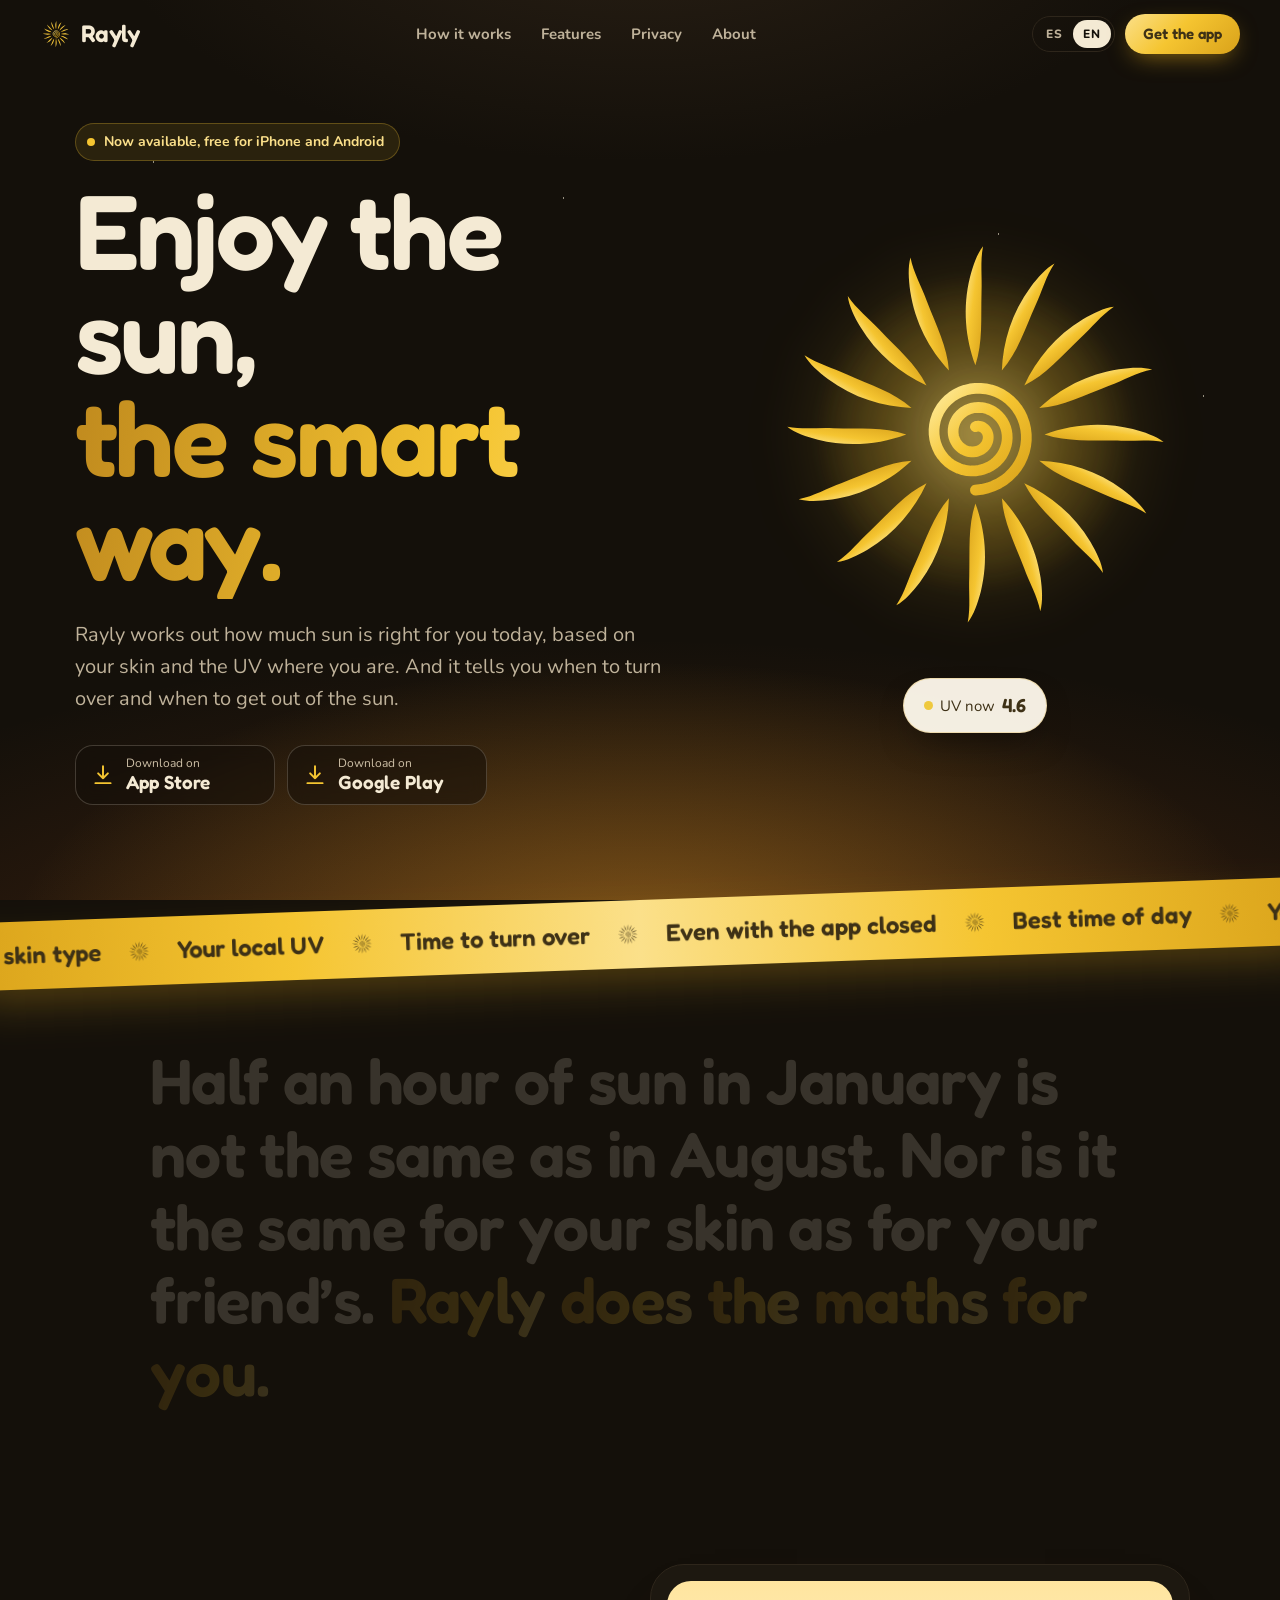
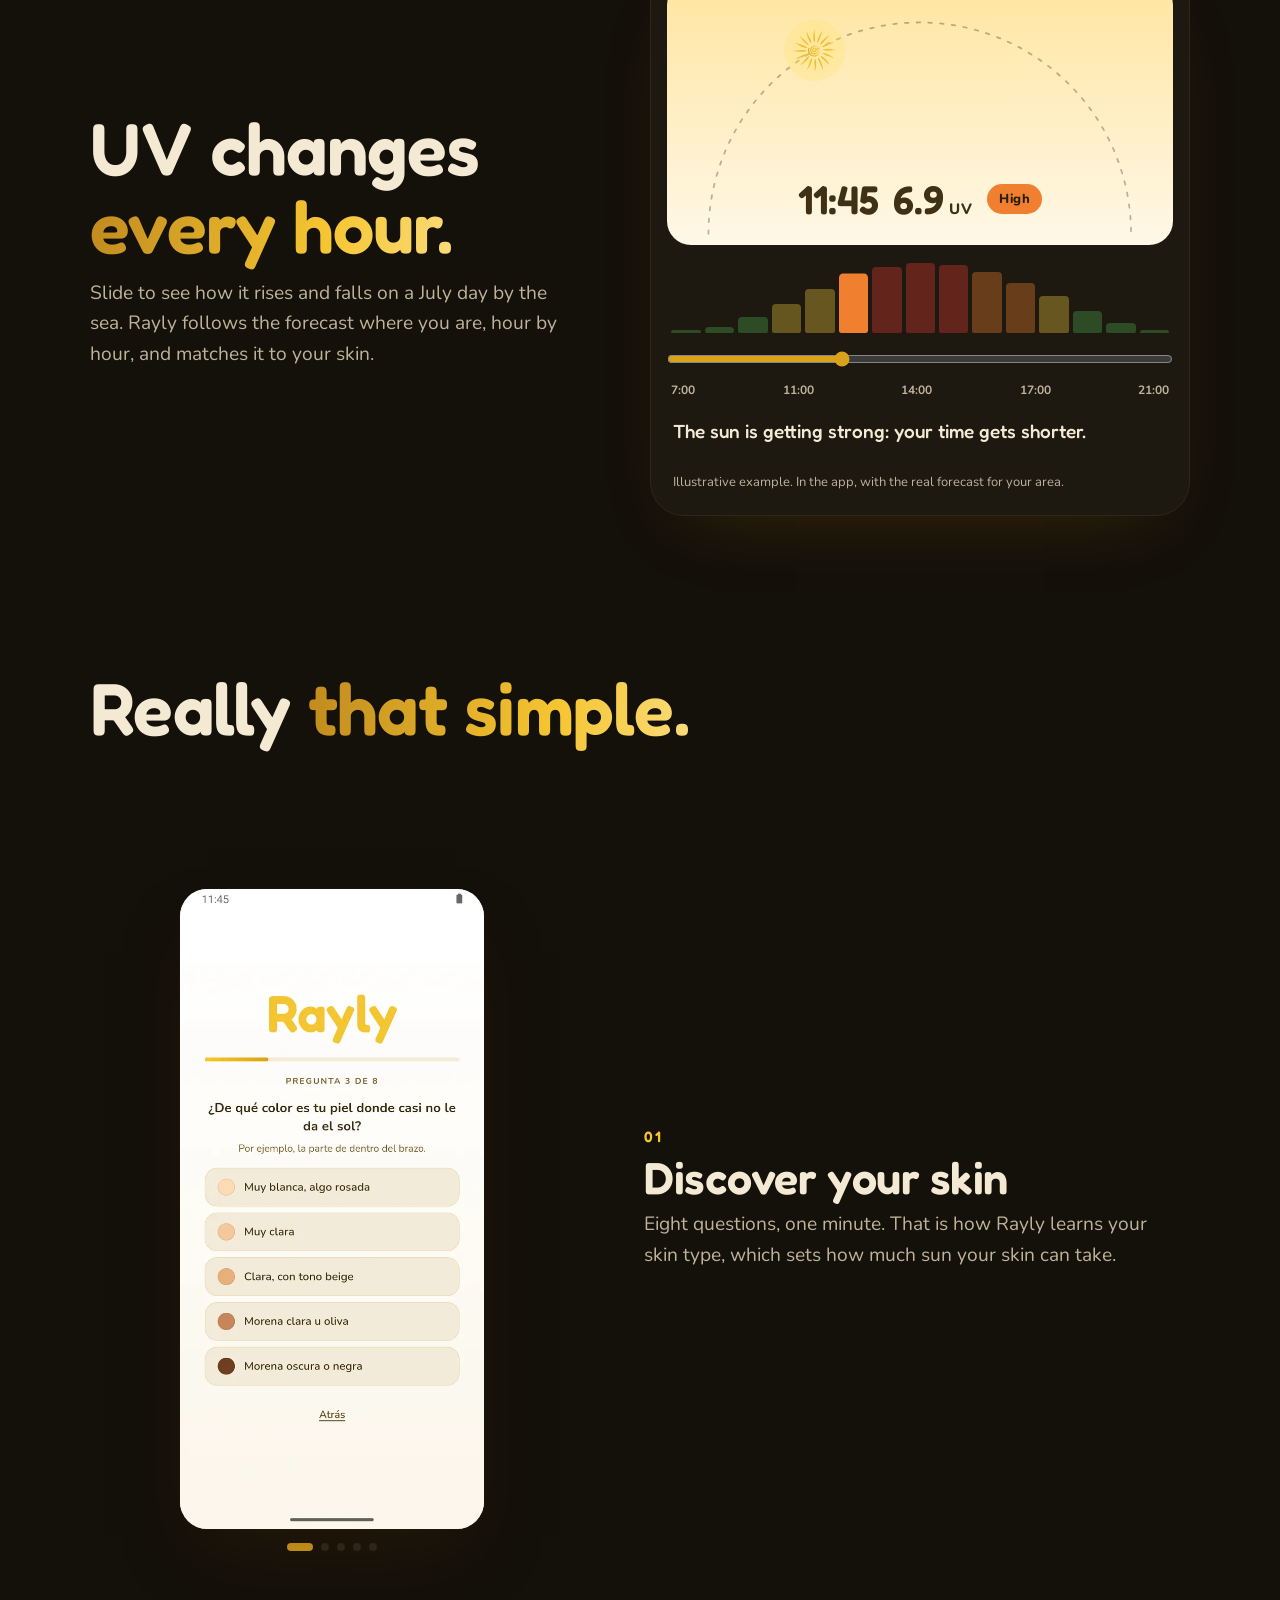
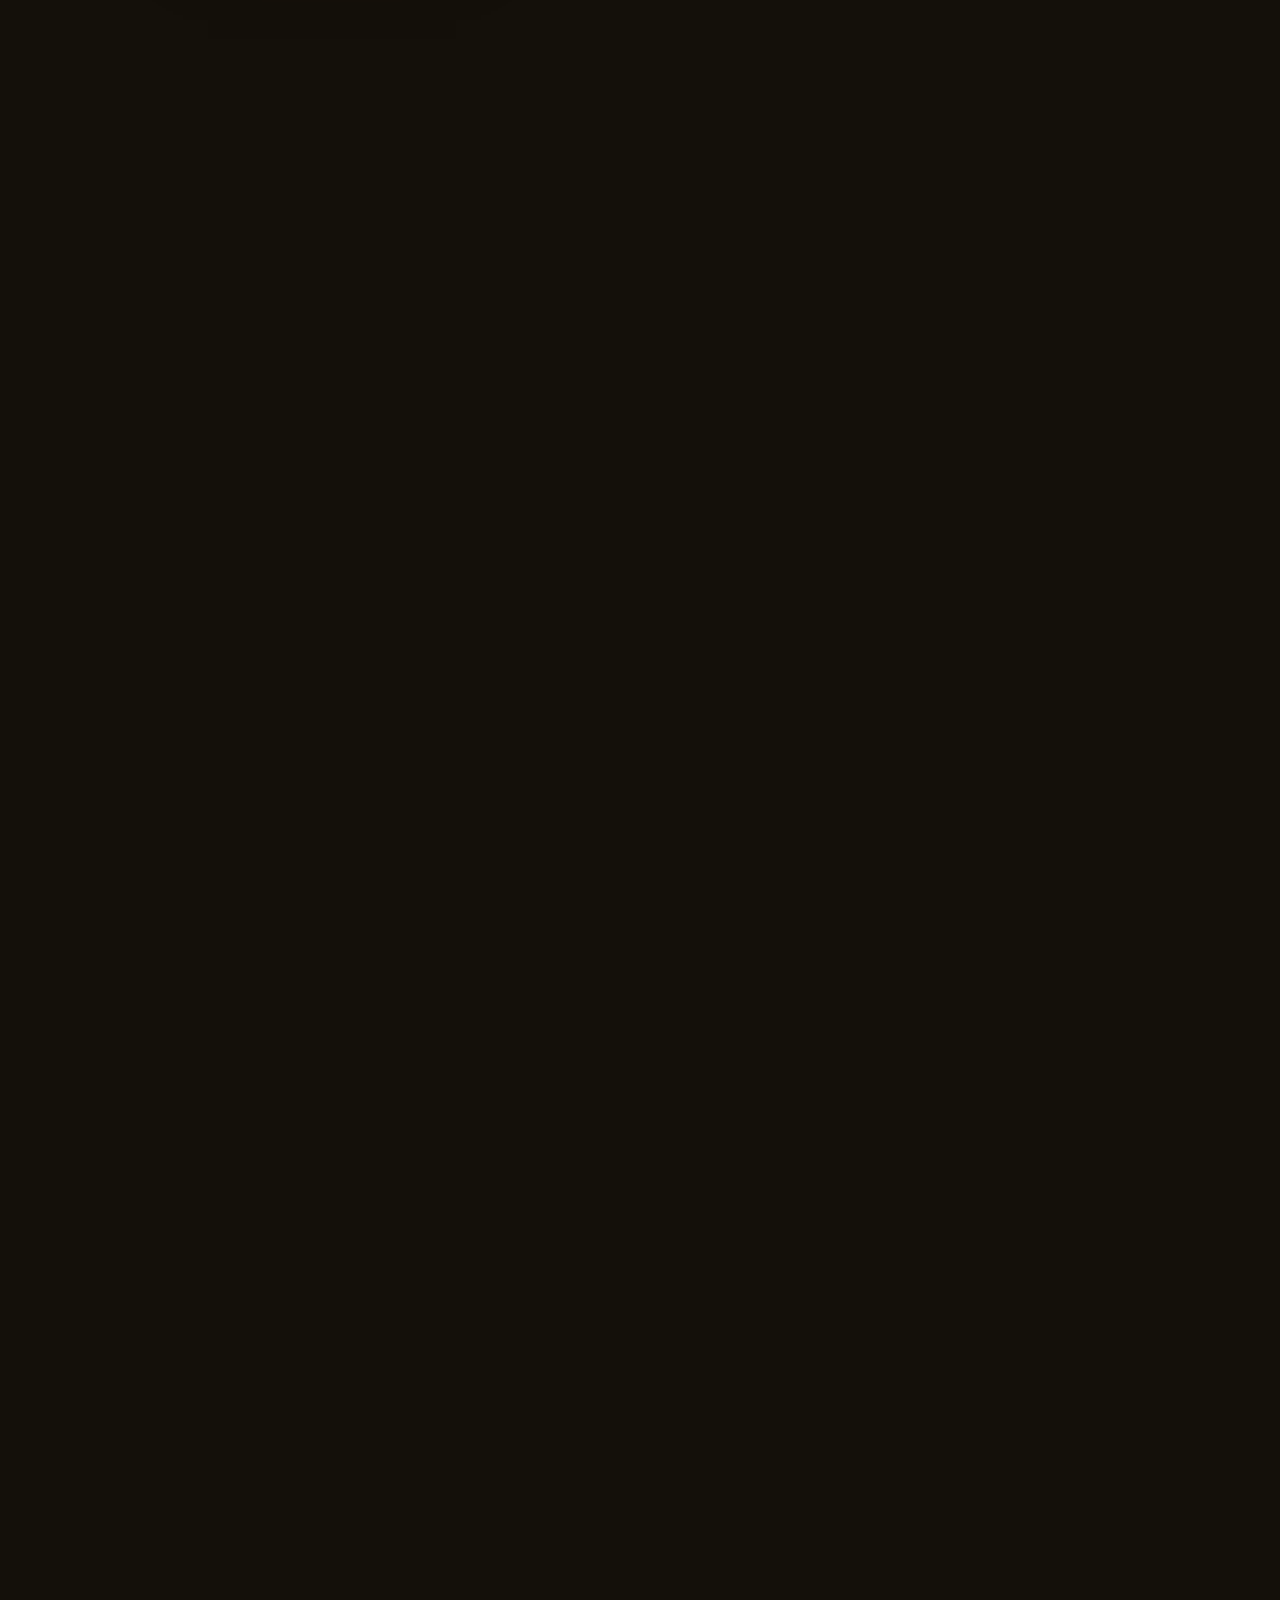
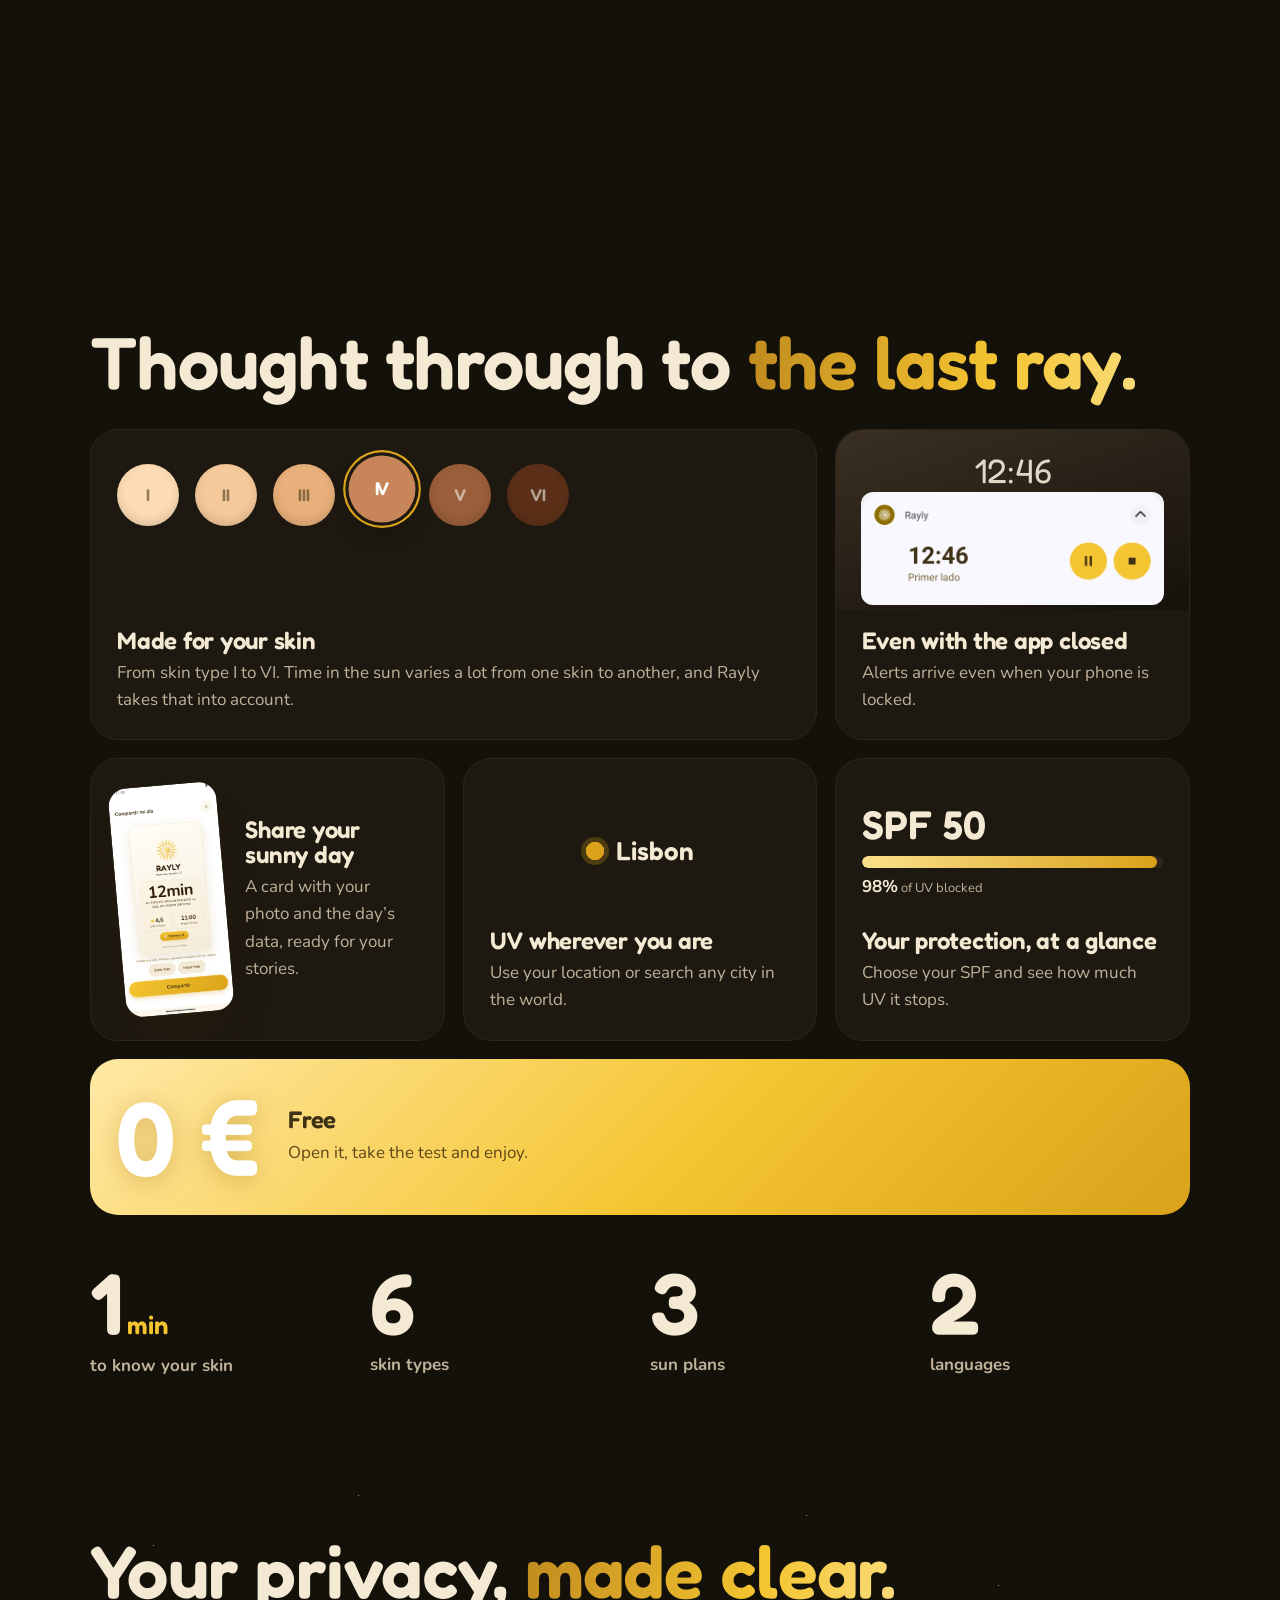
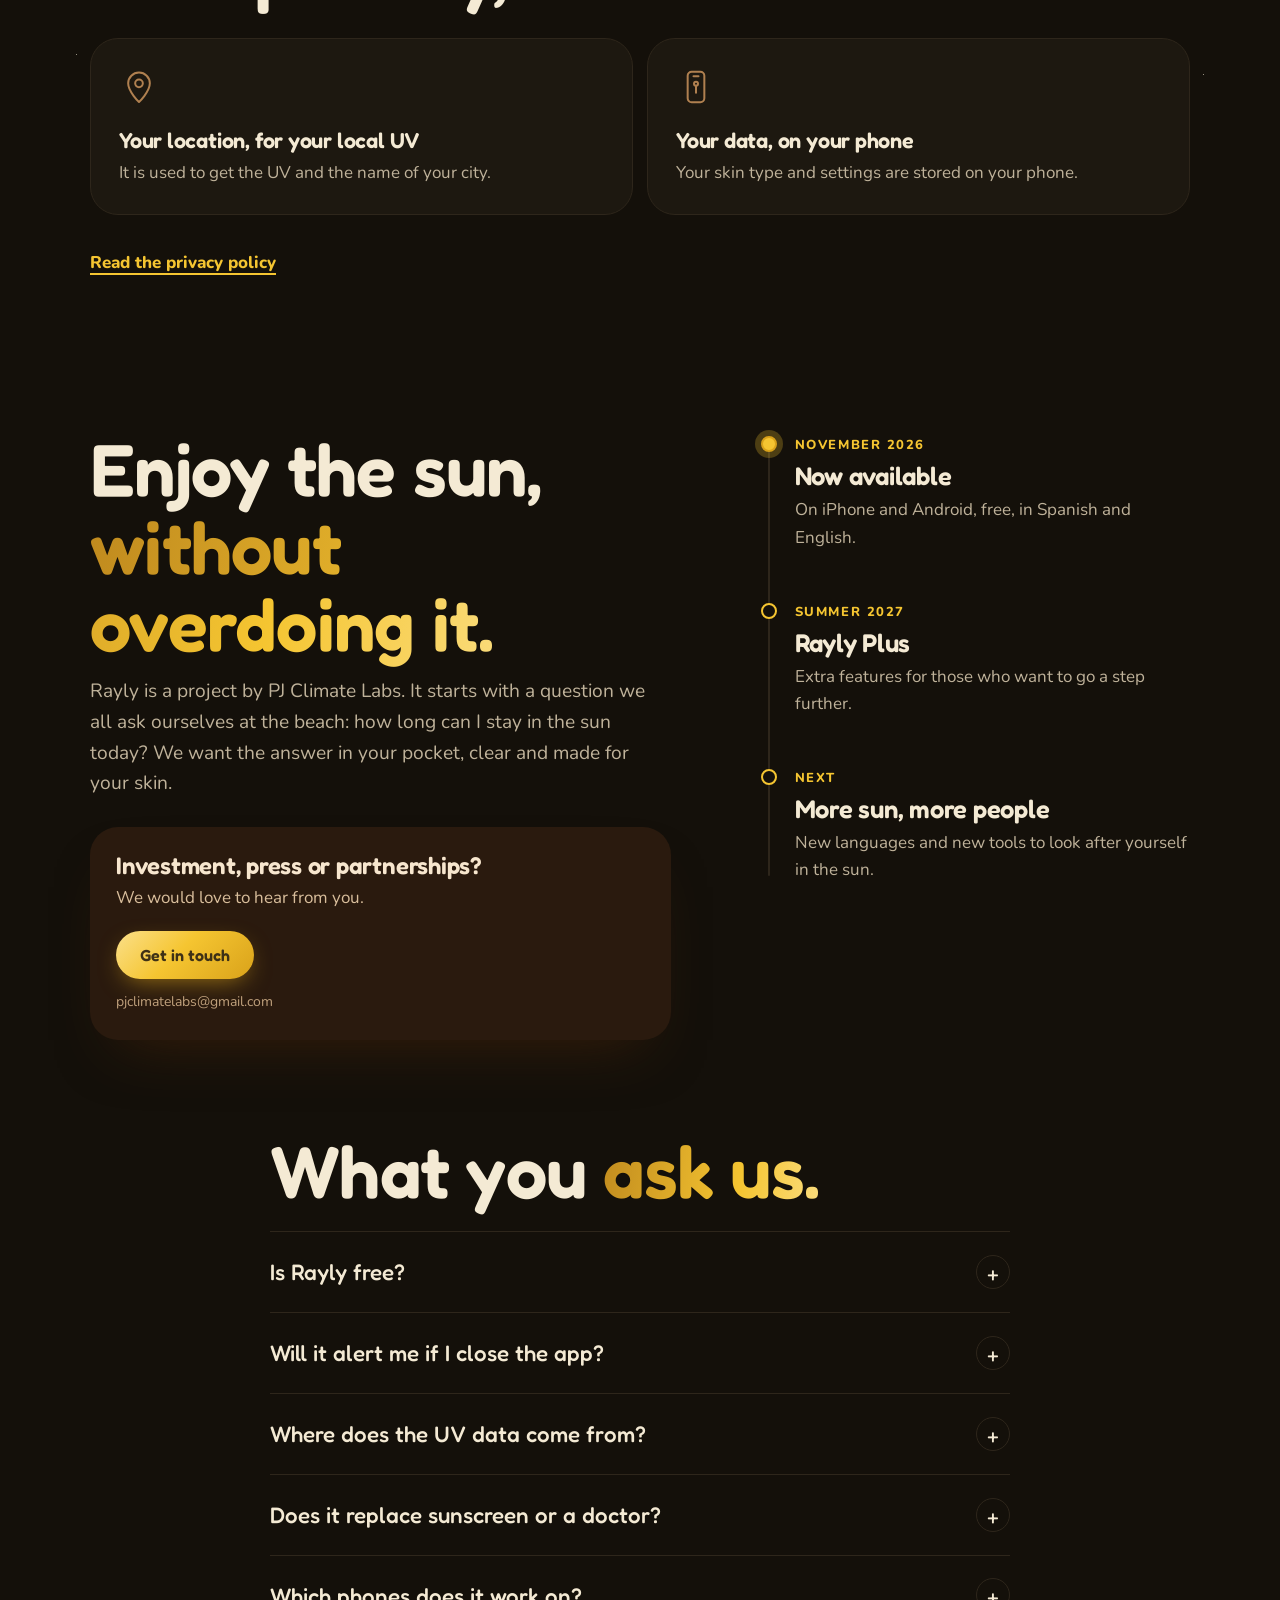
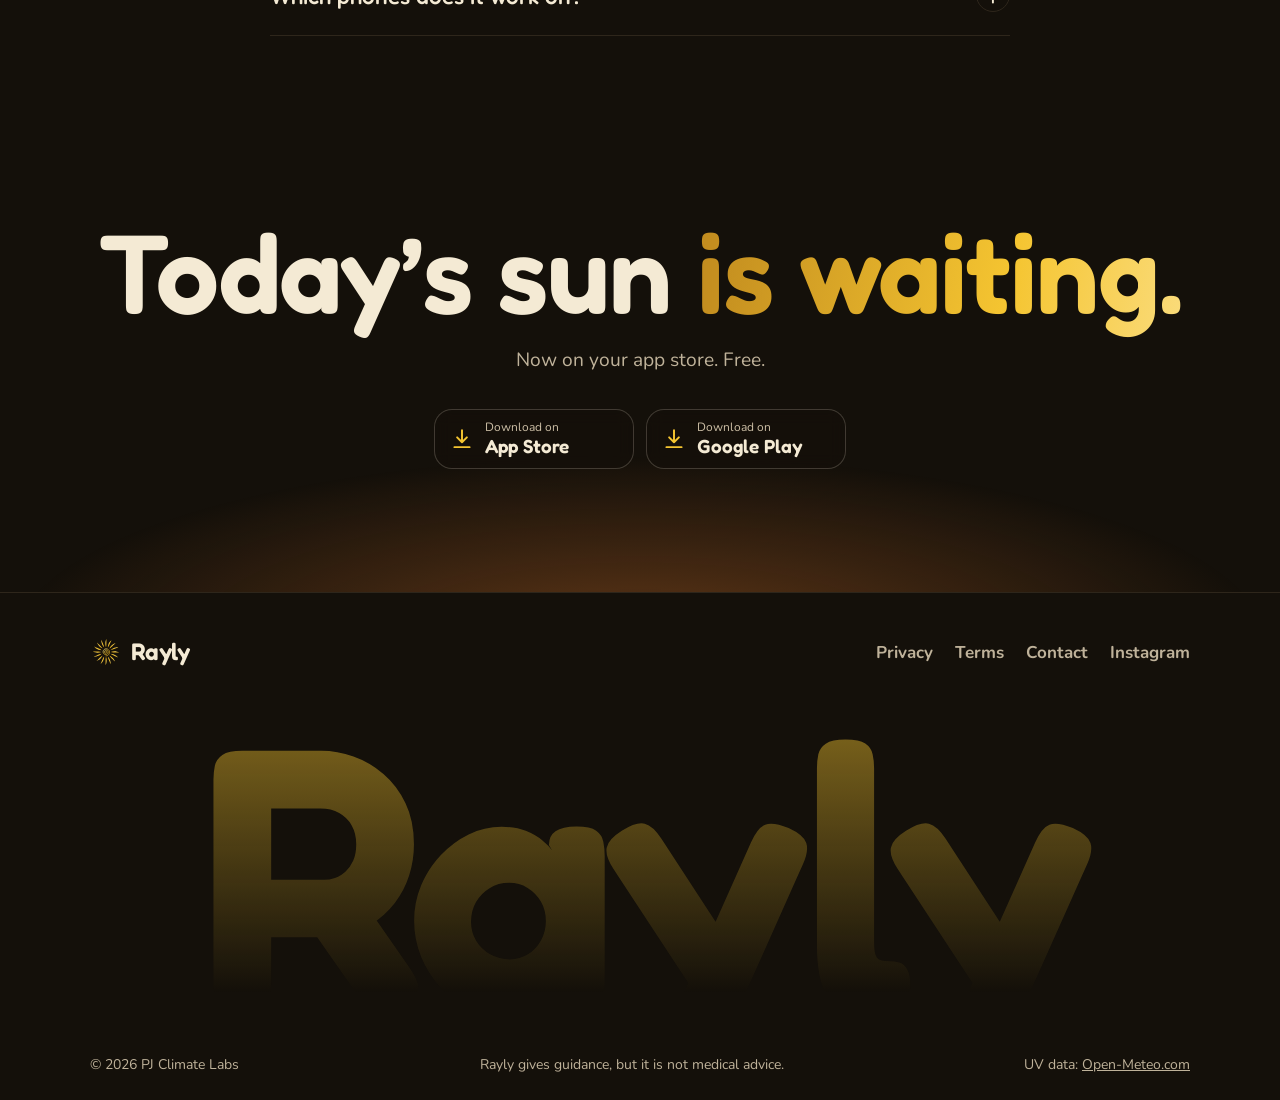
<file: index.html>
<!doctype html>
<html lang="es">
<head>
<meta charset="utf-8">
<meta name="viewport" content="width=device-width, initial-scale=1, viewport-fit=cover">
<title>Rayly: cuánto sol te toca hoy</title>
<meta name="description" content="Rayly calcula cuánto sol te toca hoy según tu piel y el UV de tu zona, y te avisa para darte la vuelta y para salir del sol. Gratis para iPhone y Android.">
<meta name="theme-color" content="#14100A">
<link rel="icon" href="favicon.svg" type="image/svg+xml">
<link rel="apple-touch-icon" href="apple-touch-icon.png">
<meta property="og:type" content="website">
<meta property="og:title" content="Rayly: cuánto sol te toca hoy">
<meta property="og:description" content="Calcula tu tiempo al sol según tu piel y el UV de tu zona. Gratis para iPhone y Android.">
<meta property="og:image" content="https://rayly-app.github.io/img/og.jpg">
<meta property="og:url" content="https://rayly-app.github.io/">
<link rel="canonical" href="https://rayly-app.github.io/">
<meta name="twitter:card" content="summary_large_image">
<link rel="preload" href="fonts/fredoka-latin.woff2" as="font" type="font/woff2" crossorigin>
<link rel="preload" href="fonts/nunito-latin.woff2" as="font" type="font/woff2" crossorigin>
<link rel="stylesheet" href="css/web.css">
<script>document.documentElement.classList.add('js')</script>
</head>
<body data-tema="noche">

<!-- El sol de Rayly (el mismo dibujo que el icono de la app) -->
<svg class="defs" aria-hidden="true" focusable="false">
  <defs>
    <linearGradient id="g-sol" x1="0" y1="0" x2="1" y2="1"><stop offset="0" stop-color="#FFEC9E"/><stop offset="0.45" stop-color="#F5C531"/><stop offset="1" stop-color="#D9A21A"/></linearGradient>
    <path id="rayo" d="M0 -18C-2.6 -25 -3.4 -33 -1.4 -41C-0.6 -44 0.4 -47 2 -49C1.2 -45 1.8 -41 1.6 -37C1.4 -30 2 -24 0 -18Z"/>
    <path id="espiral" fill="none" stroke-width="2.8" stroke-linecap="round" stroke-linejoin="round" d="M 0.00 -2.00 L 0.23 -2.08 L 0.48 -2.12 L 0.75 -2.14 L 1.02 -2.12 L 1.30 -2.07 L 1.58 -1.98 L 1.86 -1.86 L 2.12 -1.69 L 2.37 -1.49 L 2.61 -1.26 L 2.81 -0.98 L 2.99 -0.68 L 3.14 -0.35 L 3.25 0.00 L 3.32 0.37 L 3.34 0.76 L 3.32 1.16 L 3.25 1.57 L 3.13 1.97 L 2.96 2.36 L 2.74 2.74 L 2.47 3.10 L 2.16 3.43 L 1.80 3.73 L 1.40 3.99 L 0.96 4.21 L 0.49 4.38 L 0.00 4.50 L -0.51 4.56 L -1.04 4.56 L -1.57 4.50 L -2.11 4.38 L -2.63 4.19 L -3.14 3.94 L -3.62 3.62 L -4.08 3.25 L -4.49 2.82 L -4.86 2.34 L -5.17 1.81 L -5.43 1.24 L -5.63 0.63 L -5.75 0.00 L -5.80 -0.65 L -5.78 -1.32 L -5.68 -1.99 L -5.50 -2.65 L -5.25 -3.30 L -4.91 -3.92 L -4.51 -4.51 L -4.03 -5.05 L -3.49 -5.55 L -2.88 -5.99 L -2.22 -6.35 L -1.52 -6.65 L -0.77 -6.87 L -0.00 -7.00 L 0.79 -7.04 L 1.60 -7.00 L 2.40 -6.86 L 3.19 -6.63 L 3.96 -6.31 L 4.70 -5.89 L 5.39 -5.39 L 6.03 -4.81 L 6.61 -4.15 L 7.11 -3.42 L 7.53 -2.64 L 7.87 -1.80 L 8.11 -0.91 L 8.25 -0.00 L 8.29 0.93 L 8.22 1.88 L 8.04 2.81 L 7.75 3.73 L 7.36 4.63 L 6.87 5.48 L 6.28 6.28 L 5.59 7.01 L 4.82 7.67 L 3.97 8.24 L 3.05 8.71 L 2.07 9.09 L 1.05 9.35 L 0.00 9.50 L -1.07 9.53 L -2.15 9.44 L -3.23 9.22 L -4.28 8.88 L -5.29 8.42 L -6.26 7.85 L -7.16 7.16 L -7.99 6.37 L -8.72 5.48 L -9.36 4.51 L -9.89 3.46 L -10.31 2.35 L -10.59 1.19 L -10.75 0.00 L -10.77 -1.21 L -10.65 -2.43 L -10.40 -3.64 L -10.01 -4.82 L -9.48 -5.96 L -8.82 -7.04 L -8.04 -8.04 L -7.15 -8.96 L -6.15 -9.78 L -5.05 -10.49 L -3.87 -11.07 L -2.63 -11.53 L -1.33 -11.84 L -0.00 -12.00 L 1.35 -12.01 L 2.71 -11.87 L 4.05 -11.58 L 5.36 -11.13 L 6.62 -10.54 L 7.82 -9.80 L 8.93 -8.93 L 9.94 -7.93 L 10.84 -6.81 L 11.62 -5.59 L 12.25 -4.29 L 12.74 -2.91 L 13.08 -1.47 L 13.25 -0.00 L 13.26 1.49 L 13.09 2.99 L 12.76 4.46 L 12.26 5.90 L 11.60 7.29 L 10.78 8.60 L 9.81 9.81 L 8.71 10.92 L 7.48 11.90 L 6.14 12.74 L 4.70 13.43 L 3.19 13.96 L 1.61 14.32 L 0.00 14.50"/>
    <!-- El logo entero (16 rayos + espiral). Se pinta poniendo fill y stroke en el <use> -->
    <symbol id="sol" viewBox="-60 -60 120 120"><g stroke="none"><use href="#rayo"/><use href="#rayo" transform="rotate(22.5)"/><use href="#rayo" transform="rotate(45)"/><use href="#rayo" transform="rotate(67.5)"/><use href="#rayo" transform="rotate(90)"/><use href="#rayo" transform="rotate(112.5)"/><use href="#rayo" transform="rotate(135)"/><use href="#rayo" transform="rotate(157.5)"/><use href="#rayo" transform="rotate(180)"/><use href="#rayo" transform="rotate(202.5)"/><use href="#rayo" transform="rotate(225)"/><use href="#rayo" transform="rotate(247.5)"/><use href="#rayo" transform="rotate(270)"/><use href="#rayo" transform="rotate(292.5)"/><use href="#rayo" transform="rotate(315)"/><use href="#rayo" transform="rotate(337.5)"/></g><use href="#espiral"/></symbol>
    <symbol id="ico-bajar" viewBox="0 0 24 24"><path fill="none" stroke="currentColor" stroke-width="1.8" stroke-linecap="round" stroke-linejoin="round" d="M12 4v11m-4.5-4.5L12 15l4.5-4.5M5 19.5h14"/></symbol>
  </defs>
</svg>

<header class="nav" id="nav">
  <a class="marca" href="#inicio" aria-label="Rayly">
    <svg class="marca-sol"><use href="#sol" fill="url(#g-sol)" stroke="url(#g-sol)"/></svg>
    <span>Rayly</span>
  </a>
  <nav class="nav-enlaces" aria-label="Secciones">
    <a href="#como" data-i18n="nav.como">Cómo funciona</a>
    <a href="#funciones" data-i18n="nav.funciones">Funciones</a>
    <a href="#privacidad" data-i18n="nav.privacidad">Privacidad</a>
    <a href="#nosotros" data-i18n="nav.nosotros">Nosotros</a>
  </nav>
  <div class="nav-acciones">
    <div class="idioma" role="group" aria-label="Idioma">
      <button type="button" data-idioma="es" aria-pressed="true">ES</button>
      <button type="button" data-idioma="en" aria-pressed="false">EN</button>
    </div>
    <a class="boton boton-oro boton-nav" href="#descargar" data-i18n="nav.descargar">Descargar</a>
  </div>
</header>

<main>

  <!-- ========== PORTADA ========== -->
  <section class="hero" id="inicio" data-tema="noche">
    <div class="hero-cielo" aria-hidden="true"></div>
    <div class="hero-estrellas" aria-hidden="true"></div>

    <div class="hero-texto">
      <p class="chip" data-revela><span class="chip-punto"></span><span data-i18n="hero.chip"><span class="chip-largo">Ya disponible, gratis</span><span class="chip-corto">Gratis</span> para iPhone y Android</span></p>
      <h1 class="hero-titulo" data-revela style="--d:1" data-i18n="hero.titulo">Toma el sol <span class="oro">con cabeza.</span></h1>
      <p class="hero-sub" data-revela style="--d:2" data-i18n="hero.sub">Rayly calcula cuánto sol te toca hoy según tu piel y el UV de tu zona. Y te avisa para darte la vuelta y para salir del sol.</p>
      <div class="tiendas" data-revela style="--d:3">
        <a class="tienda" data-tienda="ios" href="#descargar">
          <svg class="tienda-ico"><use href="#ico-bajar"/></svg>
          <span><small data-tienda-pre>Descárgala en</small><b>App Store</b></span>
        </a>
        <a class="tienda" data-tienda="android" href="#descargar">
          <svg class="tienda-ico"><use href="#ico-bajar"/></svg>
          <span><small data-tienda-pre>Descárgala en</small><b>Google Play</b></span>
        </a>
      </div>
    </div>

    <!-- El sol de Rayly entero, girando, y debajo una etiqueta con datos de la app -->
    <div class="hero-escena" aria-hidden="true">
      <div class="hero-sol" id="hero-sol">
        <div class="hero-halo"></div>
        <span class="anillo"></span><span class="anillo" style="--d:1"></span><span class="anillo" style="--d:2"></span>
        <svg class="hero-rayos"><use href="#sol" fill="url(#g-sol)" stroke="url(#g-sol)"/></svg>
      </div>
      <!-- Una sola etiqueta debajo del sol que va cambiando de dato -->
      <div class="hero-datos" id="hero-datos">
        <div class="dato activo"><span class="dato-punto"></span><span data-i18n="flota.uv">UVI ahora</span> <b data-en="4.6">4,6</b></div>
        <div class="dato"><b>12 min</b> <span data-i18n="flota.lado">por cada lado</span></div>
        <div class="dato"><b>SPF 30</b> <span data-i18n="flota.spf">bloquea el 97%</span></div>
      </div>
    </div>
  </section>

  <!-- ========== CINTA ========== -->
  <div class="cinta" aria-hidden="true">
    <div class="cinta-pista">
      <div class="cinta-grupo">
        <span data-i18n="cinta.1">Tu fototipo</span><svg><use href="#sol"/></svg>
        <span data-i18n="cinta.2">El UV de tu zona</span><svg><use href="#sol"/></svg>
        <span data-i18n="cinta.3">Aviso para darte la vuelta</span><svg><use href="#sol"/></svg>
        <span data-i18n="cinta.4">Con la app cerrada</span><svg><use href="#sol"/></svg>
        <span data-i18n="cinta.5">Mejor hora del día</span><svg><use href="#sol"/></svg>
        <span data-i18n="cinta.6">Tu SPF a la vista</span><svg><use href="#sol"/></svg>
        <span data-i18n="cinta.7">Gratis</span><svg><use href="#sol"/></svg>
      </div>
    </div>
  </div>

  <!-- ========== FRASE QUE SE ILUMINA ========== -->
  <section class="frase" data-tema="noche">
    <p class="frase-texto" id="frase" data-i18n="frase">Media hora de sol en enero no es lo mismo que en agosto. Ni para tu piel que para la de tu amigo. <span class="oro">Rayly hace la cuenta por ti.</span></p>
  </section>

  <!-- ========== UN DÍA DE SOL (interactivo) ========== -->
  <section class="dia" id="dia" data-tema="dia">
    <div class="contenedor dia-rejilla">
      <div class="dia-intro">
        <h2 class="titulo" data-revela style="--d:1" data-i18n="dia.titulo">El UV cambia <span class="oro">cada hora.</span></h2>
        <p class="texto" data-revela style="--d:2" data-i18n="dia.texto">Desliza y mira cómo sube y baja en un día de julio en la costa. Rayly sigue la previsión de tu zona hora a hora y la cruza con tu piel.</p>
      </div>

      <div class="dia-tarjeta" id="dia-tarjeta" data-revela style="--d:1">
        <div class="dia-cielo" id="dia-cielo">
          <svg class="dia-arco" viewBox="0 0 400 210" aria-hidden="true">
            <path d="M20 200 A180 180 0 0 1 380 200" fill="none" stroke="currentColor" stroke-width="1.5" stroke-dasharray="3 7" stroke-linecap="round"/>
            <g id="dia-sol"><circle r="26" fill="#FFE27A" opacity=".35"/><use href="#sol" x="-22" y="-22" width="44" height="44" fill="url(#g-sol)" stroke="url(#g-sol)"/></g>
          </svg>
          <div class="dia-datos">
            <span class="dia-hora" id="dia-hora">14:00</span>
            <span class="dia-uv"><b id="dia-uv">9,0</b> UV</span>
            <span class="dia-nivel" id="dia-nivel">Muy alto</span>
          </div>
        </div>
        <div class="dia-barras" id="dia-barras" aria-hidden="true"></div>
        <label class="oculto" for="dia-rango" data-i18n="dia.rango">Hora del día</label>
        <input class="dia-rango" id="dia-rango" type="range" min="7" max="21" step="0.25" value="9">
        <div class="dia-marcas" aria-hidden="true"><span>7:00</span><span>11:00</span><span>14:00</span><span>17:00</span><span>21:00</span></div>
        <p class="dia-msg" id="dia-msg" aria-live="polite"></p>
        <p class="dia-nota" data-i18n="dia.nota">Ejemplo orientativo. En la app, con la previsión real de tu zona.</p>
      </div>
    </div>
  </section>

  <!-- ========== CÓMO FUNCIONA (móvil fijo) ========== -->
  <section class="pasos" id="como" data-tema="dia">
    <div class="contenedor">
      <h2 class="titulo" data-revela style="--d:1" data-i18n="pasos.titulo">Así de fácil, <span class="oro">de verdad.</span></h2>
    </div>
    <div class="pasos-cuerpo" id="pasos-cuerpo">
     <div class="contenedor pasos-escena">
      <div class="pasos-movil" id="pasos-escena-movil">
        <div class="movil" id="pasos-movil"><div class="movil-pantalla">
          <img class="pantalla activa" data-paso="1" src="img/test.webp" alt="" width="600" height="1267" loading="lazy">
          <img class="pantalla" data-paso="2" src="img/principal.webp" alt="" width="600" height="1267" loading="lazy">
          <img class="pantalla" data-paso="3" src="img/grafico.webp" alt="" width="600" height="1267" loading="lazy">
          <img class="pantalla" data-paso="4" src="img/crono_app.webp" alt="" width="600" height="1267" loading="lazy">
          <img class="pantalla" data-paso="5" src="img/noche.webp" alt="" width="600" height="1267" loading="lazy">
          <img class="pasos-noti" src="img/noti.webp" alt="" width="640" height="239" loading="lazy">
        </div></div>
        <div class="pasos-puntos" aria-hidden="true"><i class="activo"></i><i></i><i></i><i></i><i></i></div>
      </div>
      <ol class="pasos-lista">
        <li class="paso activo" data-paso="1">
          <span class="paso-num">01</span>
          <h3 data-i18n="paso1.t">Descubre tu piel</h3>
          <p data-i18n="paso1.p">Ocho preguntas y un minuto. Con ellas Rayly sabe tu fototipo, que es lo que marca cuánto sol aguanta tu piel.</p>
        </li>
        <li class="paso" data-paso="2">
          <span class="paso-num">02</span>
          <h3 data-i18n="paso2.t">Mira tu sol de hoy</h3>
          <p data-i18n="paso2.p">Con el UV de tu zona, Rayly te dice cuántos minutos te tocan por cada lado. Elige sol suave, equilibrado o para broncear.</p>
        </li>
        <li class="paso" data-paso="3">
          <span class="paso-num">03</span>
          <h3 data-i18n="paso3.t">Elige la mejor hora</h3>
          <p data-i18n="paso3.p">El UV de hoy hora a hora, y el mejor día de la semana para tu plan.</p>
        </li>
        <li class="paso" data-paso="4">
          <span class="paso-num">04</span>
          <h3 data-i18n="paso4.t">Túmbate, que ya te avisa</h3>
          <p data-i18n="paso4.p">Pon el crono y olvídate. Te avisa para darte la vuelta y para salir del sol, aunque tengas la app cerrada.</p>
        </li>
        <li class="paso" data-paso="5">
          <span class="paso-num">05</span>
          <h3 data-i18n="paso5.t">Y por la noche, el plan de mañana</h3>
          <p data-i18n="paso5.p">A qué hora vuelve el sol y cuánto UV habrá, para que lo tengas todo listo.</p>
        </li>
      </ol>
     </div>
    </div>
  </section>

  <!-- ========== FUNCIONES (bento) ========== -->
  <section class="funciones" id="funciones" data-tema="dia">
    <div class="contenedor">
      <h2 class="titulo" data-revela style="--d:1" data-i18n="fun.titulo">Pensada hasta el <span class="oro">último rayo.</span></h2>

      <div class="bento">
        <article class="caja caja-piel" data-revela data-inclina>
          <div class="piel-puntos" id="piel-puntos" aria-hidden="true">
            <i style="--c:#FDDBB4" data-n="I"></i><i style="--c:#F5C99A" data-n="II"></i><i style="--c:#E8B07A" data-n="III"></i><i style="--c:#C8855A;--t:#fff" data-n="IV"></i><i style="--c:#9B5E3A;--t:#fff" data-n="V"></i><i style="--c:#5C3018;--t:#fff" data-n="VI"></i>
          </div>
          <h3 data-i18n="fun.piel.t">Hecha para tu piel</h3>
          <p data-i18n="fun.piel.p">Del fototipo I al VI. El tiempo al sol cambia mucho de una piel a otra, y Rayly lo tiene en cuenta.</p>
        </article>

        <article class="caja caja-noti" data-revela style="--d:1" data-inclina>
          <div class="noti-escena" aria-hidden="true">
            <span class="noti-hora">12:46</span>
            <img src="img/noti.webp" alt="" width="640" height="239" loading="lazy">
          </div>
          <h3 data-i18n="fun.noti.t">Con la app cerrada</h3>
          <p data-i18n="fun.noti.p">Los avisos llegan aunque bloquees el móvil.</p>
        </article>

        <article class="caja caja-compartir" data-revela style="--d:2" data-inclina>
          <div class="mini-movil" aria-hidden="true"><img src="img/compartir.webp" alt="" width="600" height="1267" loading="lazy"></div>
          <div>
            <h3 data-i18n="fun.comp.t">Comparte tu día de sol</h3>
            <p data-i18n="fun.comp.p">Una tarjeta con tu foto y los datos del día, lista para tus historias.</p>
          </div>
        </article>

        <article class="caja caja-lugar" data-revela data-inclina>
          <div class="lugar-escena" aria-hidden="true">
            <span class="pin"><i></i></span>
            <span class="lugar-nombre" id="lugar-nombre">Tarragona</span>
          </div>
          <h3 data-i18n="fun.lugar.t">El UV de donde estés</h3>
          <p data-i18n="fun.lugar.p">Usa tu ubicación o busca cualquier ciudad del mundo.</p>
        </article>

        <article class="caja caja-spf" data-revela style="--d:1" data-inclina>
          <div class="spf-escena" aria-hidden="true">
            <span class="spf-num" id="spf-num">SPF 30</span>
            <span class="spf-barra"><i id="spf-barra" style="--p:97%"></i></span>
            <span class="spf-pct"><b id="spf-pct">97%</b> <span data-i18n="fun.spf.bloquea">del UV bloqueado</span></span>
          </div>
          <h3 data-i18n="fun.spf.t">Tu protección, a la vista</h3>
          <p data-i18n="fun.spf.p">Elige tu SPF y mira cuánto UV frena.</p>
        </article>

        <article class="caja caja-gratis" data-revela style="--d:2" data-inclina>
          <p class="gratis-num" aria-hidden="true">0 €</p>
          <div>
            <h3 data-i18n="fun.gratis.t">Gratis</h3>
            <p data-i18n="fun.gratis.p">La abres, haces el test y a disfrutar.</p>
          </div>
        </article>
      </div>

      <div class="cifras">
        <div class="cifra" data-revela><b data-cuenta="1">1</b><span class="cifra-ud">min</span><p data-i18n="cifra.1">para conocer tu piel</p></div>
        <div class="cifra" data-revela style="--d:1"><b data-cuenta="6">6</b><p data-i18n="cifra.2">fototipos</p></div>
        <div class="cifra" data-revela style="--d:2"><b data-cuenta="3">3</b><p data-i18n="cifra.3">planes de sol</p></div>
        <div class="cifra" data-revela style="--d:3"><b data-cuenta="2">2</b><p data-i18n="cifra.4">idiomas</p></div>
      </div>
    </div>
  </section>

  <!-- ========== PRIVACIDAD ========== -->
  <section class="privacidad" id="privacidad" data-tema="noche">
    <div class="privacidad-estrellas" aria-hidden="true"></div>
    <div class="contenedor">
      <h2 class="titulo" data-revela style="--d:1" data-i18n="priv.titulo">Tu privacidad, <span class="oro">clara.</span></h2>
      <div class="priv-rejilla">
                <article class="priv" data-revela style="--d:1">
          <svg viewBox="0 0 24 24" aria-hidden="true"><path d="M12 21s-6.5-6.2-6.5-11.2a6.5 6.5 0 0 1 13 0C18.5 14.8 12 21 12 21z"/><circle cx="12" cy="9.8" r="2.3"/></svg>
          <h3 data-i18n="priv.2.t">Tu ubicación, para el UV de tu zona</h3>
          <p data-i18n="priv.2.p">Sirve para saber el UV y el nombre de tu ciudad.</p>
        </article>
        <article class="priv" data-revela style="--d:2">
          <svg viewBox="0 0 24 24" aria-hidden="true"><rect x="7" y="2.8" width="10" height="18.4" rx="2.4"/><path d="M10.5 5.6h3"/><path d="M12 11.2v4.2"/><circle cx="12" cy="10" r="1.2"/></svg>
          <h3 data-i18n="priv.3.t">Tus datos, en tu móvil</h3>
          <p data-i18n="priv.3.p">Tu tipo de piel y tus ajustes se guardan en tu teléfono.</p>
        </article>
      </div>
      <a class="enlace" data-revela href="https://pjnl-15.github.io/Rayly/?lang=es" data-enlace-legal="privacidad" target="_blank" rel="noopener"><span data-i18n="priv.enlace">Lee la política de privacidad</span></a>
    </div>
  </section>

  <!-- ========== NOSOTROS / INVERSORES / PRENSA ========== -->
  <section class="nosotros" id="nosotros" data-tema="tarde">
    <div class="contenedor nosotros-rejilla">
      <div>
        <h2 class="titulo" data-revela style="--d:1" data-i18n="nos.titulo">Disfrutar del sol, <span class="oro">sin pasarse.</span></h2>
        <p class="texto" data-revela style="--d:2" data-i18n="nos.texto">Rayly es un proyecto de PJ Climate Labs. Nace de una pregunta que todos nos hacemos en la playa: ¿cuánto rato puedo estar hoy al sol? Queremos que la respuesta esté en tu bolsillo, clara y pensada para tu piel.</p>

        <div class="contacto" data-revela style="--d:3">
          <h3 data-i18n="nos.contacto.t">¿Inversión, prensa o colaboraciones?</h3>
          <p data-i18n="nos.contacto.p">Nos encantará hablar contigo.</p>
          <a class="boton boton-oro" href="mailto:pjclimatelabs@gmail.com?subject=Rayly"><span data-i18n="nos.contacto.boton">Escríbenos</span></a>
          <span class="contacto-correo">pjclimatelabs@gmail.com</span>
        </div>
      </div>

      <ol class="ruta" id="ruta">
        <span class="ruta-linea" aria-hidden="true"><i id="ruta-progreso"></i></span>
        <li data-revela>
          <span class="ruta-cuando" data-i18n="ruta.1.c">Noviembre 2026</span>
          <h3 data-i18n="ruta.1.t">Ya disponible</h3>
          <p data-i18n="ruta.1.p">En iPhone y Android, gratis y en español e inglés.</p>
        </li>
        <li data-revela style="--d:1">
          <span class="ruta-cuando" data-i18n="ruta.2.c">Verano 2027</span>
          <h3>Rayly Plus</h3>
          <p data-i18n="ruta.2.p">Funciones extra para quien quiera ir un paso más allá.</p>
        </li>
        <li data-revela style="--d:2">
          <span class="ruta-cuando" data-i18n="ruta.3.c">Después</span>
          <h3 data-i18n="ruta.3.t">Más sol, más gente</h3>
          <p data-i18n="ruta.3.p">Nuevos idiomas y nuevas herramientas para cuidarse al sol.</p>
        </li>
      </ol>
    </div>
  </section>

  <!-- ========== PREGUNTAS FRECUENTES ========== -->
  <section class="faq" id="faq" data-tema="tarde">
    <div class="contenedor contenedor-estrecho">
      <h2 class="titulo" data-revela style="--d:1" data-i18n="faq.titulo">Lo que nos <span class="oro">preguntáis.</span></h2>
      <div class="faq-lista">
        <details data-revela>
          <summary data-i18n="faq.1.q">¿Rayly es gratis?</summary>
          <p data-i18n="faq.1.a">Sí. Puedes usarla gratis. Más adelante llegará Rayly Plus, con funciones extra que serán opcionales.</p>
        </details>
        
        <details data-revela>
          <summary data-i18n="faq.3.q">¿Me avisa si cierro la app?</summary>
          <p data-i18n="faq.3.a">Sí. Los avisos para darte la vuelta y para salir del sol llegan aunque cierres la app o bloquees el móvil.</p>
        </details>
        <details data-revela>
          <summary data-i18n="faq.4.q">¿De dónde salen los datos del UV?</summary>
          <p data-i18n="faq.4.a">De la previsión de Open-Meteo para tu ubicación, que se va actualizando a lo largo del día.</p>
        </details>
        <details data-revela>
          <summary data-i18n="faq.5.q">¿Sustituye a la crema solar o al médico?</summary>
          <p data-i18n="faq.5.a">No. Rayly te da estimaciones orientativas para disfrutar del sol con cabeza, pero no es consejo médico. Usa protección y, ante cualquier duda, consulta con tu médico o dermatólogo.</p>
        </details>
        <details data-revela>
          <summary data-i18n="faq.6.q">¿En qué móviles funciona?</summary>
          <p data-i18n="faq.6.a">En iPhone con iOS 15 o posterior y en Android 7.0 o posterior.</p>
        </details>
      </div>
    </div>
  </section>

  <!-- ========== FINAL ========== -->
  <section class="final" id="descargar" data-tema="noche">
    <div class="final-sol" id="final-sol" aria-hidden="true">
      <div class="hero-halo"></div>
      <svg class="hero-rayos"><use href="#sol" fill="url(#g-sol)" stroke="url(#g-sol)"/></svg>
    </div>
    <div class="contenedor final-texto">
      <h2 class="titulo titulo-grande" data-revela data-i18n="final.titulo">Tu sol de hoy <span class="oro">te&nbsp;espera.</span></h2>
      <p class="texto" data-revela style="--d:1" data-i18n="final.texto">Ya disponible en tu tienda de apps. Gratis.</p>
      <div class="tiendas" data-revela style="--d:2">
        <a class="tienda" data-tienda="ios" href="#descargar">
          <svg class="tienda-ico"><use href="#ico-bajar"/></svg>
          <span><small data-tienda-pre>Descárgala en</small><b>App Store</b></span>
        </a>
        <a class="tienda" data-tienda="android" href="#descargar">
          <svg class="tienda-ico"><use href="#ico-bajar"/></svg>
          <span><small data-tienda-pre>Descárgala en</small><b>Google Play</b></span>
        </a>
      </div>
    </div>
  </section>
</main>

<footer class="pie">
  <div class="contenedor pie-arriba">
    <a class="marca" href="#inicio" aria-label="Rayly">
      <svg class="marca-sol"><use href="#sol" fill="url(#g-sol)" stroke="url(#g-sol)"/></svg>
      <span>Rayly</span>
    </a>
    <nav class="pie-enlaces" aria-label="Legal y contacto">
      <a href="https://pjnl-15.github.io/Rayly/?lang=es" data-enlace-legal="privacidad" target="_blank" rel="noopener" data-i18n="pie.privacidad">Privacidad</a>
      <a href="https://pjnl-15.github.io/Rayly/terminos.html?lang=es" data-enlace-legal="terminos" target="_blank" rel="noopener" data-i18n="pie.terminos">Términos</a>
      <a href="mailto:pjclimatelabs@gmail.com" data-i18n="pie.contacto">Contacto</a>
      <a href="#" id="enlace-instagram" target="_blank" rel="noopener" hidden>Instagram</a>
    </nav>
  </div>
  <p class="pie-marca" aria-hidden="true">Rayly</p>
  <div class="contenedor pie-abajo">
    <p>&copy; 2026 PJ Climate Labs</p>
    <p data-i18n="pie.aviso">Rayly te orienta, pero no es consejo médico.</p>
    <p><span data-i18n="pie.datos">Datos UV:</span> <a href="https://open-meteo.com/" target="_blank" rel="noopener">Open-Meteo.com</a></p>
  </div>
</footer>

<script src="js/web.js" defer></script>
</body>
</html>
</file>
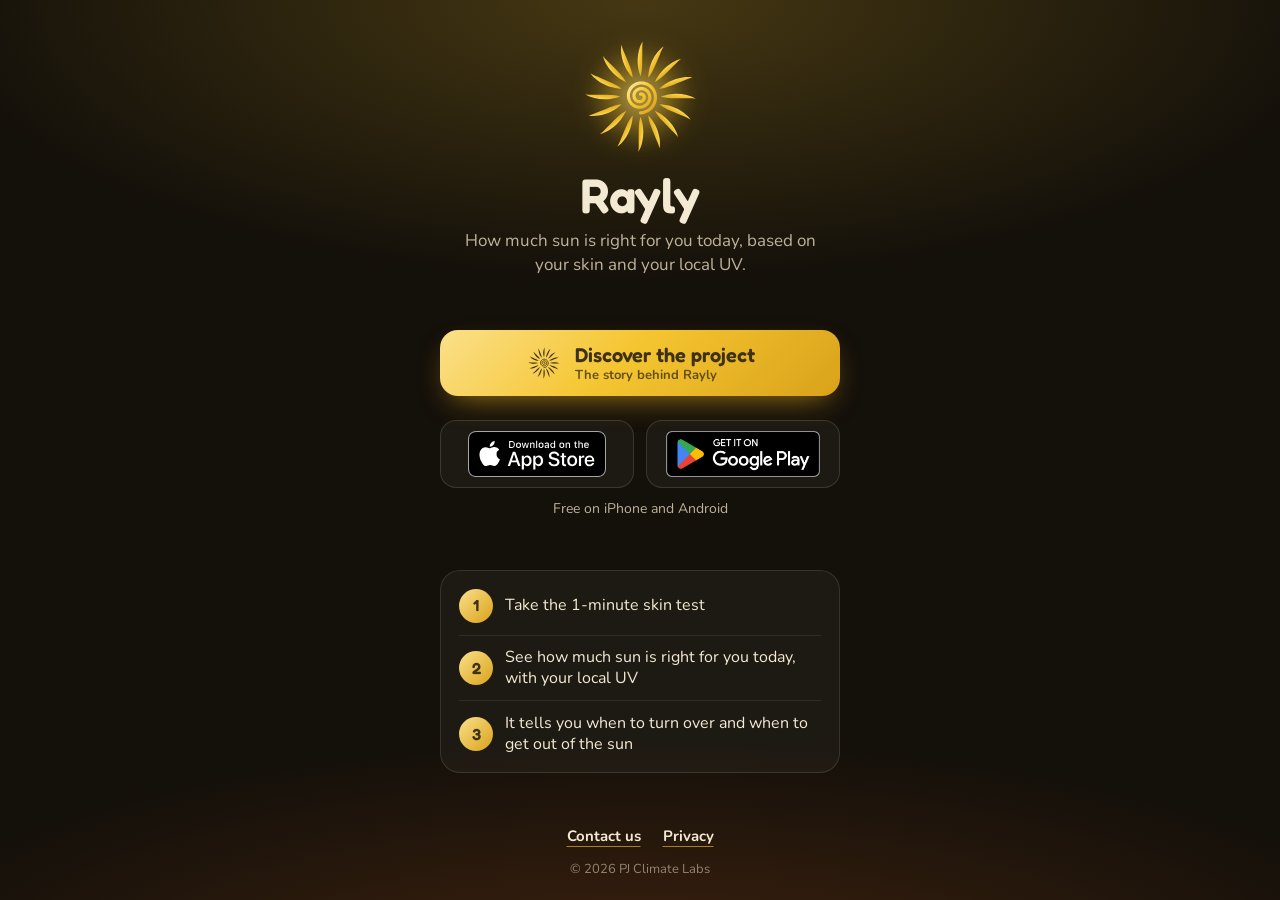
<file: enlaces/index.html>
<!doctype html>
<!-- Página de enlaces para la bio de Instagram (como un Linktree, pero nuestra):
     web, App Store y Google Play. Si se abre en un iPhone se destaca el App
     Store y en Android, Google Play. -->
<html lang="es">
<head>
<meta charset="utf-8">
<meta name="viewport" content="width=device-width, initial-scale=1, viewport-fit=cover">
<title>Rayly: enlaces</title>
<meta name="description" content="Descarga Rayly gratis en iPhone y Android, o visita la web.">
<meta name="theme-color" content="#14100A">
<link rel="icon" href="../favicon.svg" type="image/svg+xml">
<link rel="apple-touch-icon" href="../apple-touch-icon.png">
<meta property="og:type" content="website">
<meta property="og:title" content="Rayly: cuánto sol te toca hoy">
<meta property="og:description" content="Descarga Rayly gratis en iPhone y Android.">
<meta property="og:image" content="https://rayly-app.github.io/img/og.jpg">
<meta property="og:url" content="https://rayly-app.github.io/enlaces/">
<style>
  @font-face { font-family: 'Fredoka'; font-weight: 300 700; font-display: swap; src: url('../fonts/fredoka-latin.woff2') format('woff2'); }
  @font-face { font-family: 'Nunito'; font-weight: 300 800; font-display: swap; src: url('../fonts/nunito-latin.woff2') format('woff2'); }
  :root { --oro: #F5C531; --oro-2: #D9A21A; --oro-claro: #FBE08A; --crema: #F4EAD4; --suave: #BFB29A; --marron: #3E3116; }
  * { box-sizing: border-box; }
  html, body { margin: 0; }
  body {
    min-height: 100svh;
    background: #14100A;
    background-image:
      radial-gradient(ellipse 80% 45% at 50% 0%, rgba(245,197,49,.22), transparent 70%),
      radial-gradient(ellipse 90% 40% at 50% 110%, rgba(200,90,30,.25), transparent 70%);
    color: var(--crema);
    font-family: 'Nunito', system-ui, sans-serif;
    display: flex; justify-content: center;
    -webkit-font-smoothing: antialiased;
  }
  /* UNA SOLA PANTALLA en cualquier móvil: todos los tamaños dependen de la
     altura visible (svh), con un mínimo y un máximo. Así llena un Pro Max y
     cabe entera en un iPhone SE o dentro del navegador de Instagram. */
  main {
    width: 100%; max-width: 440px; min-height: 100svh;
    padding: max(clamp(14px, 3.2svh, 36px), env(safe-area-inset-top)) 20px max(clamp(12px, 2.4svh, 24px), env(safe-area-inset-bottom));
    display: flex; flex-direction: column; align-items: center; justify-content: space-between; gap: clamp(10px, 2.4svh, 26px);
    text-align: center;
  }
  .cabeza, .acciones, .pie { width: 100%; display: flex; flex-direction: column; align-items: center; }

  /* El sol de Rayly girando como en la web */
  .sol { position: relative; width: clamp(64px, 15svh, 160px); height: clamp(64px, 15svh, 160px); }
  .sol .halo { position: absolute; inset: 12%; border-radius: 50%; background: radial-gradient(circle, rgba(255,226,122,.6), rgba(245,197,49,.2) 45%, transparent 70%); filter: blur(8px); animation: respirar 5s ease-in-out infinite; }
  .sol svg { position: absolute; inset: 0; width: 100%; height: 100%; }
  .sol .rayos { animation: girar 40s linear infinite; filter: drop-shadow(0 0 14px rgba(245,197,49,.45)); }
  @keyframes girar { to { transform: rotate(360deg); } }
  @keyframes respirar { 50% { transform: scale(1.1); opacity: .8; } }

  h1 { font-family: 'Fredoka', sans-serif; font-weight: 600; font-size: clamp(28px, 5.4svh, 50px); line-height: 1; margin: clamp(2px, .8svh, 8px) 0 0; letter-spacing: -.01em; }
  .frase { margin: clamp(4px, 1svh, 10px) 0 0; font-size: clamp(13px, 2.05svh, 17px); line-height: 1.45; color: var(--suave); max-width: 21em; }

  /* Botón largo del proyecto (lleva a "Detrás de Rayly", donde está el contacto para colaborar o invertir), con nuestro sol */
  .web {
    width: 100%; height: clamp(50px, 7.4svh, 66px); border-radius: 18px;
    display: flex; align-items: center; justify-content: center; gap: 12px;
    background: linear-gradient(135deg, var(--oro-claro), var(--oro) 45%, var(--oro-2));
    color: var(--marron); text-decoration: none;
    font-family: 'Fredoka', sans-serif; font-weight: 600; font-size: clamp(16px, 2.3svh, 20px);
    box-shadow: 0 12px 30px -12px rgba(217,162,26,.75);
    transition: transform .2s ease, box-shadow .2s ease;
  }
  .web svg { width: clamp(28px, 4.4svh, 38px); height: clamp(28px, 4.4svh, 38px); }
  .web-texto { display: flex; flex-direction: column; align-items: flex-start; line-height: 1.1; text-align: left; }
  .web-texto small { font-family: 'Nunito', sans-serif; font-weight: 700; font-size: clamp(11px, 1.55svh, 13px); opacity: .78; margin-top: 2px; }
  .web:active, .web:hover { transform: translateY(-2px); box-shadow: 0 16px 34px -12px rgba(217,162,26,.9); }

  /* Botones oficiales de las tiendas, separados del de la web */
  .tiendas { margin-top: clamp(14px, 2.6svh, 24px); width: 100%; display: flex; gap: 12px; justify-content: center; }
  .tienda {
    flex: 1 1 0; display: flex; align-items: center; justify-content: center;
    height: clamp(48px, 7.6svh, 68px); border-radius: 16px; padding: 0 8px;
    background: rgba(255,255,255,.04); border: 1px solid rgba(244,234,212,.14);
    transition: transform .2s ease, border-color .2s ease, background .2s ease;
  }
  .tienda img { height: clamp(34px, 5.1svh, 46px); width: auto; max-width: 100%; display: block; }
  .tienda:hover { transform: translateY(-2px); border-color: rgba(245,197,49,.45); }
  .tienda.destacada { border-color: rgba(245,197,49,.7); background: rgba(245,197,49,.1); box-shadow: 0 0 0 4px rgba(245,197,49,.12); }
  .gratis { margin: clamp(6px, 1.2svh, 12px) 0 0; font-size: clamp(12px, 1.65svh, 14px); color: var(--suave); }

  /* Qué hace Rayly, en tres pasos */
  .pasos {
    width: 100%; list-style: none; margin: 0; padding: clamp(2px, .8svh, 6px) clamp(12px, 2svh, 18px);
    border-radius: 20px; background: rgba(255,255,255,.04); border: 1px solid rgba(244,234,212,.12);
    text-align: left;
  }
  .pasos li { display: flex; align-items: center; gap: 12px; padding: clamp(6px, 1.3svh, 12px) 0; font-size: clamp(13px, 1.95svh, 16px); line-height: 1.3; }
  .pasos li + li { border-top: 1px solid rgba(244,234,212,.09); }
  .pasos b { flex: none; width: clamp(24px, 3.9svh, 34px); height: clamp(24px, 3.9svh, 34px); border-radius: 50%; display: grid; place-items: center; font-family: 'Fredoka', sans-serif; font-weight: 600; font-size: clamp(12px, 1.8svh, 16px); color: var(--marron); background: linear-gradient(135deg, var(--oro-claro), var(--oro-2)); }

  .pie { gap: clamp(6px, 1.6svh, 18px); }
  .otros { display: flex; gap: 22px; justify-content: center; flex-wrap: wrap; }
  .otros a { color: var(--crema); font-weight: 700; font-size: clamp(13px, 1.75svh, 15px); text-decoration: underline; text-decoration-color: rgba(245,197,49,.6); text-underline-offset: 5px; }
  footer { font-size: clamp(11px, 1.5svh, 13px); color: rgba(191,178,154,.7); }

  /* Pantallas muy bajas: fuera la frase para que siga cabiendo todo */
  @media (max-height: 560px) { .frase { display: none; } }

  @media (prefers-reduced-motion: reduce) { .sol * { animation: none !important; } .web, .tienda { transition: none; } }
</style>
</head>
<body>
<main>
 <div class="cabeza">
  <div class="sol" aria-hidden="true">
    <div class="halo"></div>
    <svg class="rayos" viewBox="-60 -60 120 120">
      <defs>
        <linearGradient id="g" x1="0" y1="0" x2="1" y2="1"><stop offset="0" stop-color="#FFEC9E"/><stop offset="0.45" stop-color="#F5C531"/><stop offset="1" stop-color="#D9A21A"/></linearGradient>
        <path id="r" d="M0 -18C-2.6 -25 -3.4 -33 -1.4 -41C-0.6 -44 0.4 -47 2 -49C1.2 -45 1.8 -41 1.6 -37C1.4 -30 2 -24 0 -18Z"/>
        <path id="esp" fill="none" stroke-width="2.8" stroke-linecap="round" stroke-linejoin="round" d="M 0.00 -2.00 L 0.23 -2.08 L 0.48 -2.12 L 0.75 -2.14 L 1.02 -2.12 L 1.30 -2.07 L 1.58 -1.98 L 1.86 -1.86 L 2.12 -1.69 L 2.37 -1.49 L 2.61 -1.26 L 2.81 -0.98 L 2.99 -0.68 L 3.14 -0.35 L 3.25 0.00 L 3.32 0.37 L 3.34 0.76 L 3.32 1.16 L 3.25 1.57 L 3.13 1.97 L 2.96 2.36 L 2.74 2.74 L 2.47 3.10 L 2.16 3.43 L 1.80 3.73 L 1.40 3.99 L 0.96 4.21 L 0.49 4.38 L 0.00 4.50 L -0.51 4.56 L -1.04 4.56 L -1.57 4.50 L -2.11 4.38 L -2.63 4.19 L -3.14 3.94 L -3.62 3.62 L -4.08 3.25 L -4.49 2.82 L -4.86 2.34 L -5.17 1.81 L -5.43 1.24 L -5.63 0.63 L -5.75 0.00 L -5.80 -0.65 L -5.78 -1.32 L -5.68 -1.99 L -5.50 -2.65 L -5.25 -3.30 L -4.91 -3.92 L -4.51 -4.51 L -4.03 -5.05 L -3.49 -5.55 L -2.88 -5.99 L -2.22 -6.35 L -1.52 -6.65 L -0.77 -6.87 L -0.00 -7.00 L 0.79 -7.04 L 1.60 -7.00 L 2.40 -6.86 L 3.19 -6.63 L 3.96 -6.31 L 4.70 -5.89 L 5.39 -5.39 L 6.03 -4.81 L 6.61 -4.15 L 7.11 -3.42 L 7.53 -2.64 L 7.87 -1.80 L 8.11 -0.91 L 8.25 -0.00 L 8.29 0.93 L 8.22 1.88 L 8.04 2.81 L 7.75 3.73 L 7.36 4.63 L 6.87 5.48 L 6.28 6.28 L 5.59 7.01 L 4.82 7.67 L 3.97 8.24 L 3.05 8.71 L 2.07 9.09 L 1.05 9.35 L 0.00 9.50 L -1.07 9.53 L -2.15 9.44 L -3.23 9.22 L -4.28 8.88 L -5.29 8.42 L -6.26 7.85 L -7.16 7.16 L -7.99 6.37 L -8.72 5.48 L -9.36 4.51 L -9.89 3.46 L -10.31 2.35 L -10.59 1.19 L -10.75 0.00 L -10.77 -1.21 L -10.65 -2.43 L -10.40 -3.64 L -10.01 -4.82 L -9.48 -5.96 L -8.82 -7.04 L -8.04 -8.04 L -7.15 -8.96 L -6.15 -9.78 L -5.05 -10.49 L -3.87 -11.07 L -2.63 -11.53 L -1.33 -11.84 L -0.00 -12.00 L 1.35 -12.01 L 2.71 -11.87 L 4.05 -11.58 L 5.36 -11.13 L 6.62 -10.54 L 7.82 -9.80 L 8.93 -8.93 L 9.94 -7.93 L 10.84 -6.81 L 11.62 -5.59 L 12.25 -4.29 L 12.74 -2.91 L 13.08 -1.47 L 13.25 -0.00 L 13.26 1.49 L 13.09 2.99 L 12.76 4.46 L 12.26 5.90 L 11.60 7.29 L 10.78 8.60 L 9.81 9.81 L 8.71 10.92 L 7.48 11.90 L 6.14 12.74 L 4.70 13.43 L 3.19 13.96 L 1.61 14.32 L 0.00 14.50"/>
      </defs>
      <g fill="url(#g)">
        <use href="#r"/><use href="#r" transform="rotate(22.5)"/><use href="#r" transform="rotate(45)"/><use href="#r" transform="rotate(67.5)"/>
        <use href="#r" transform="rotate(90)"/><use href="#r" transform="rotate(112.5)"/><use href="#r" transform="rotate(135)"/><use href="#r" transform="rotate(157.5)"/>
        <use href="#r" transform="rotate(180)"/><use href="#r" transform="rotate(202.5)"/><use href="#r" transform="rotate(225)"/><use href="#r" transform="rotate(247.5)"/>
        <use href="#r" transform="rotate(270)"/><use href="#r" transform="rotate(292.5)"/><use href="#r" transform="rotate(315)"/><use href="#r" transform="rotate(337.5)"/>
      </g>
      <use href="#esp" stroke="url(#g)"/>
    </svg>
  </div>

  <h1>Rayly</h1>
  <p class="frase" data-en="How much sun is right for you today, based on your skin and your local UV.">Cuánto sol te toca hoy, según tu piel y el UV de tu zona.</p>
 </div>

 <div class="acciones">
  <a class="web" href="https://rayly-app.github.io/#nosotros">
    <svg viewBox="-60 -60 120 120" aria-hidden="true"><g fill="#3E3116"><use href="#r"/><use href="#r" transform="rotate(22.5)"/><use href="#r" transform="rotate(45)"/><use href="#r" transform="rotate(67.5)"/><use href="#r" transform="rotate(90)"/><use href="#r" transform="rotate(112.5)"/><use href="#r" transform="rotate(135)"/><use href="#r" transform="rotate(157.5)"/><use href="#r" transform="rotate(180)"/><use href="#r" transform="rotate(202.5)"/><use href="#r" transform="rotate(225)"/><use href="#r" transform="rotate(247.5)"/><use href="#r" transform="rotate(270)"/><use href="#r" transform="rotate(292.5)"/><use href="#r" transform="rotate(315)"/><use href="#r" transform="rotate(337.5)"/></g><use href="#esp" stroke="#3E3116"/></svg>
    <span class="web-texto"><span data-en="Discover the project">Conoce el proyecto</span><small data-en="The story behind Rayly">La historia detrás de Rayly</small></span>
  </a>

  <div class="tiendas" id="tiendas">
    <a class="tienda" id="ios" href="https://apps.apple.com/app/id6823138029" aria-label="Descargar en el App Store">
      <img src="../img/badge-app-store.svg" alt="Download on the App Store" width="132" height="44">
    </a>
    <a class="tienda" id="android" href="https://play.google.com/store/apps/details?id=com.rayly.app" aria-label="Disponible en Google Play">
      <img src="../img/badge-google-play.png" alt="Get it on Google Play" width="148" height="44">
    </a>
  </div>
  <p class="gratis" data-en="Free on iPhone and Android">Gratis en iPhone y Android</p>
 </div>

  <ol class="pasos">
    <li><b>1</b><span data-en="Take the 1-minute skin test">Haz el test de tu piel en 1 minuto</span></li>
    <li><b>2</b><span data-en="See how much sun is right for you today, with your local UV">Mira cuánto sol te toca hoy con el UV de tu zona</span></li>
    <li><b>3</b><span data-en="It tells you when to turn over and when to get out of the sun">Te avisa para darte la vuelta y para salir del sol</span></li>
  </ol>

 <div class="pie">
  <nav class="otros">
    <a href="mailto:pjclimatelabs@gmail.com?subject=Rayly" data-en="Contact us">Escríbenos</a>
    <a href="https://pjnl-15.github.io/Rayly/" data-en="Privacy">Privacidad</a>
  </nav>
  <footer>&copy; 2026 PJ Climate Labs</footer>
 </div>
</main>
<script>
  // Inglés si el móvil no está en español
  if (!(navigator.language || 'es').toLowerCase().startsWith('es')) {
    document.documentElement.lang = 'en';
    document.querySelectorAll('[data-en]').forEach((el) => { el.textContent = el.dataset.en; });
  }
  // Se destaca (y va primero) la tienda del móvil que la abre
  const ua = navigator.userAgent || '';
  const esIOS = /iPhone|iPad|iPod/.test(ua) || (navigator.platform === 'MacIntel' && navigator.maxTouchPoints > 1);
  const esAndroid = /Android/.test(ua);
  if (esIOS || esAndroid) {
    const mia = document.getElementById(esIOS ? 'ios' : 'android');
    mia.classList.add('destacada');
    document.getElementById('tiendas').prepend(mia);
  }
</script>
</body>
</html>
</file>
<file: css/web.css>
/* ============================================================
   WEB DE RAYLY
   Una página que va como un día de sol: empieza de noche, amanece,
   mediodía en crema, atardecer y vuelve la noche. El color de fondo
   cambia solo al bajar (js/web.js pone data-tema en el body).
   Colores y letras: los mismos de la app (css/variables.css).
   ============================================================ */

/* ---------- Letras (las mismas de la app, servidas desde aquí) ---------- */
@font-face {
  font-family: 'Fredoka'; font-style: normal; font-weight: 300 700; font-display: swap;
  src: url('../fonts/fredoka-latin-ext.woff2') format('woff2');
  unicode-range: U+0100-02BA, U+02BD-02C5, U+02C7-02CC, U+02CE-02D7, U+02DD-02FF, U+0304, U+0308, U+0329, U+1D00-1DBF, U+1E00-1E9F, U+1EF2-1EFF, U+2020, U+20A0-20AB, U+20AD-20C0, U+2113, U+2C60-2C7F, U+A720-A7FF;
}
@font-face {
  font-family: 'Fredoka'; font-style: normal; font-weight: 300 700; font-display: swap;
  src: url('../fonts/fredoka-latin.woff2') format('woff2');
  unicode-range: U+0000-00FF, U+0131, U+0152-0153, U+02BB-02BC, U+02C6, U+02DA, U+02DC, U+0304, U+0308, U+0329, U+2000-206F, U+20AC, U+2122, U+2191, U+2193, U+2212, U+2215, U+FEFF, U+FFFD;
}
@font-face {
  font-family: 'Nunito'; font-style: normal; font-weight: 300 800; font-display: swap;
  src: url('../fonts/nunito-latin-ext.woff2') format('woff2');
  unicode-range: U+0100-02BA, U+02BD-02C5, U+02C7-02CC, U+02CE-02D7, U+02DD-02FF, U+0304, U+0308, U+0329, U+1D00-1DBF, U+1E00-1E9F, U+1EF2-1EFF, U+2020, U+20A0-20AB, U+20AD-20C0, U+2113, U+2C60-2C7F, U+A720-A7FF;
}
@font-face {
  font-family: 'Nunito'; font-style: normal; font-weight: 300 800; font-display: swap;
  src: url('../fonts/nunito-latin.woff2') format('woff2');
  unicode-range: U+0000-00FF, U+0131, U+0152-0153, U+02BB-02BC, U+02C6, U+02DA, U+02DC, U+0304, U+0308, U+0329, U+2000-206F, U+20AC, U+2122, U+2191, U+2193, U+2212, U+2215, U+FEFF, U+FFFD;
}

/* ---------- Colores que cambian con la hora del día ---------- */
@property --fondo  { syntax: '<color>'; inherits: true; initial-value: #14100A; }
@property --tinta  { syntax: '<color>'; inherits: true; initial-value: #F4EAD4; }
@property --suave  { syntax: '<color>'; inherits: true; initial-value: #BFB29A; }
@property --linea  { syntax: '<color>'; inherits: true; initial-value: #2A2218; }
@property --caja   { syntax: '<color>'; inherits: true; initial-value: #1C170F; }
@property --acento { syntax: '<color>'; inherits: true; initial-value: #F5C531; }

:root {
  --oro: #F5C531;
  --oro-2: #D9A21A;
  --oro-claro: #FBE08A;
  --oro-hondo: #C08A1E;
  --bronce: #B08050;
  --noche: #14100A;
  --noche-2: #1E1810;
  --crema: #FBF6EC;
  --crema-2: #F4EBD8;
  --marron: #3E3116;

  --f-titulo: 'Fredoka', 'Nunito', system-ui, sans-serif;
  --f-texto: 'Nunito', system-ui, -apple-system, 'Segoe UI', sans-serif;

  --radio: 28px;
  --ancho: 1180px;
  --margen: clamp(16px, 5vw, 40px);
  --curva: cubic-bezier(.2, .8, .2, 1);
  /* Espacio entre secciones: justo en el móvil, algo más en pantallas grandes */
  --sec: clamp(46px, 6vw, 80px);
}

body[data-tema="noche"] { --fondo: #14100A; --tinta: #F4EAD4; --suave: #BFB29A; --linea: #2E261B; --caja: #1D1810; --acento: #F5C531; }
body[data-tema="dia"]   { --fondo: #FBF6EC; --tinta: #3E3116; --suave: #6E5A33; --linea: #EADDBF; --caja: #FFFFFF; --acento: #A86F00; }
body[data-tema="tarde"] { --fondo: #F7E2C6; --tinta: #3B2412; --suave: #74513A; --linea: #E8C8A2; --caja: #FCEEDC; --acento: #B05A16; }

/* ---------- Base ---------- */
*, *::before, *::after { box-sizing: border-box; }
html { -webkit-text-size-adjust: 100%; scroll-behavior: smooth; scroll-padding-top: 80px; }
body {
  margin: 0;
  background: var(--fondo);
  color: var(--tinta);
  font-family: var(--f-texto);
  font-size: 17px;
  line-height: 1.6;
  -webkit-font-smoothing: antialiased;
  overflow-x: hidden;
  transition: --fondo .9s ease, --tinta .9s ease, --suave .9s ease, --linea .9s ease, --caja .9s ease, --acento .9s ease;
}
img, svg { display: block; max-width: 100%; }
img { height: auto; }
a { color: inherit; }
h1, h2, h3 { font-family: var(--f-titulo); font-weight: 600; margin: 0; line-height: 1.05; letter-spacing: -0.01em; }
p { margin: 0; }
.defs { position: absolute; width: 0; height: 0; overflow: hidden; }
.oculto { position: absolute; width: 1px; height: 1px; overflow: hidden; clip: rect(0 0 0 0); white-space: nowrap; }
::selection { background: var(--oro); color: var(--marron); }
:focus-visible { outline: 2px solid var(--oro); outline-offset: 3px; border-radius: 8px; }

.contenedor { width: 100%; max-width: var(--ancho); margin: 0 auto; padding: 0 var(--margen); }
.contenedor-estrecho { max-width: 820px; }

/* Texto dorado con brillo que se desliza */
.oro {
  background: linear-gradient(100deg, var(--oro-hondo) 0%, var(--oro) 30%, var(--oro-claro) 50%, var(--oro) 70%, var(--oro-hondo) 100%);
  background-size: 220% 100%;
  -webkit-background-clip: text; background-clip: text;
  color: transparent;
  animation: brillo 6s ease-in-out infinite;
}
body[data-tema="dia"] .oro, body[data-tema="tarde"] .oro {
  background-image: linear-gradient(100deg, #8A5A00 0%, #C08A1E 35%, #E0A82A 50%, #C08A1E 65%, #8A5A00 100%);
}
@keyframes brillo { 0%, 100% { background-position: 100% 0; } 50% { background-position: 0 0; } }

.titulo { font-size: clamp(2.3rem, 7vw, 4.6rem); }
.titulo-grande { font-size: clamp(2.8rem, 10vw, 7rem); }
.texto { font-size: clamp(1.05rem, 2.2vw, 1.2rem); color: var(--suave); max-width: 34em; margin-top: 14px; }

/* ---------- Botones ---------- */
.boton {
  display: inline-flex; align-items: center; justify-content: center; gap: 8px;
  height: 48px; padding: 0 24px; border-radius: 999px;
  font-family: var(--f-titulo); font-weight: 600; font-size: 16px; text-decoration: none;
  transition: transform .25s var(--curva), box-shadow .25s var(--curva);
}
.boton-oro { background: linear-gradient(135deg, var(--oro-claro), var(--oro) 45%, var(--oro-2)); color: var(--marron); box-shadow: 0 8px 24px -8px rgba(217,162,26,.7); }
.boton-oro:hover { transform: translateY(-2px); box-shadow: 0 14px 30px -10px rgba(217,162,26,.85); }

.tiendas { display: flex; flex-wrap: wrap; gap: 12px; justify-content: center; width: 100%; max-width: 440px; }
.tienda {
  display: inline-flex; align-items: center; gap: 10px;
  flex: 1 1 150px; max-width: 200px; min-width: 0; height: 60px; padding: 0 16px 0 14px; border-radius: 18px;
  background: rgba(20,16,10,.55); border: 1px solid rgba(244,234,212,.2);
  color: #F4EAD4; text-decoration: none; text-align: left;
  backdrop-filter: blur(8px); -webkit-backdrop-filter: blur(8px);
  transition: transform .25s var(--curva), background .25s, border-color .25s;
}
.tienda:hover { transform: translateY(-2px); background: rgba(245,197,49,.12); border-color: rgba(245,197,49,.5); }
.tienda-ico { width: 26px; height: 26px; color: var(--oro); flex: none; }
.tienda span { display: flex; flex-direction: column; line-height: 1.15; }
.tienda small { font-size: 12px; color: #CDBF A6; color: #CDBFA6; }
.tienda b { font-family: var(--f-titulo); font-weight: 600; font-size: 19px; white-space: nowrap; }
@media (max-width: 400px) {
  .tienda { gap: 8px; padding: 0 12px 0 10px; height: 56px; border-radius: 16px; }
  .tienda-ico { width: 22px; height: 22px; }
  .tienda small { font-size: 11px; }
  .tienda b { font-size: 16px; }
}
.tienda[aria-disabled="true"] { cursor: default; }

/* ---------- Barra de arriba ---------- */
.nav {
  position: fixed; inset: 0 0 auto 0; z-index: 50;
  display: flex; align-items: center; justify-content: space-between; gap: 16px;
  height: 68px; padding: 0 var(--margen);
  padding-top: env(safe-area-inset-top);
  transition: background .4s, box-shadow .4s, color .9s;
}
.nav.con-fondo {
  background: color-mix(in srgb, var(--fondo) 78%, transparent);
  backdrop-filter: blur(16px) saturate(1.3); -webkit-backdrop-filter: blur(16px) saturate(1.3);
  box-shadow: 0 1px 0 var(--linea);
}
.marca { display: inline-flex; align-items: center; gap: 9px; text-decoration: none; font-family: var(--f-titulo); font-weight: 600; font-size: 24px; letter-spacing: -.01em; }
.marca-sol { width: 32px; height: 32px; animation: girar 24s linear infinite; }
.nav-enlaces { display: none; gap: 30px; font-weight: 700; font-size: 15px; }
.nav-enlaces a { text-decoration: none; color: var(--suave); transition: color .2s; }
.nav-enlaces a:hover { color: var(--tinta); }
.nav-acciones { display: flex; align-items: center; gap: 10px; }
.idioma { display: flex; padding: 3px; border-radius: 999px; border: 1px solid var(--linea); }
.idioma button {
  border: 0; background: none; cursor: pointer; color: var(--suave);
  font: 800 12px/1 var(--f-texto); letter-spacing: .08em;
  padding: 8px 10px; border-radius: 999px; transition: background .25s, color .25s;
}
.idioma button[aria-pressed="true"] { background: var(--tinta); color: var(--fondo); }
.boton-nav { height: 40px; padding: 0 18px; font-size: 15px; }
@media (max-width: 380px) { .boton-nav { display: none; } }
@media (min-width: 980px) { .nav-enlaces { display: flex; } }

@keyframes girar { to { transform: rotate(360deg); } }

/* ============================================================
   PORTADA
   ============================================================ */
.hero {
  position: relative; overflow: hidden;
  min-height: 100svh;
  padding: 86px var(--margen) 64px;
  display: flex; flex-direction: column; align-items: center; justify-content: center;
  text-align: center;
}
.hero-cielo {
  position: absolute; inset: 0; pointer-events: none;
  background:
    radial-gradient(ellipse 70% 45% at 50% 105%, rgba(245,170,40,.38), transparent 70%),
    radial-gradient(ellipse 120% 70% at 50% 120%, rgba(200,90,30,.30), transparent 70%),
    radial-gradient(ellipse 60% 40% at 50% -10%, rgba(80,60,40,.35), transparent 70%);
}
.hero-estrellas, .privacidad-estrellas {
  position: absolute; inset: 0; pointer-events: none; opacity: .55;
  background-image:
    radial-gradient(1.2px 1.2px at 12% 18%, #fff8e0 50%, transparent 51%),
    radial-gradient(1px 1px at 28% 8%, #fff8e0 50%, transparent 51%),
    radial-gradient(1.4px 1.4px at 44% 22%, #fff8e0 50%, transparent 51%),
    radial-gradient(1px 1px at 63% 12%, #fff8e0 50%, transparent 51%),
    radial-gradient(1.3px 1.3px at 78% 26%, #fff8e0 50%, transparent 51%),
    radial-gradient(1px 1px at 90% 9%, #fff8e0 50%, transparent 51%),
    radial-gradient(1px 1px at 6% 40%, #fff8e0 50%, transparent 51%),
    radial-gradient(1.2px 1.2px at 94% 44%, #fff8e0 50%, transparent 51%);
  animation: titilar 5s ease-in-out infinite alternate;
}
@keyframes titilar { from { opacity: .25; } to { opacity: .7; } }

.hero-texto { position: relative; z-index: 2; display: flex; flex-direction: column; align-items: center; max-width: 760px; }
.chip {
  display: inline-flex; align-items: center; gap: 9px;
  padding: 7px 15px 7px 11px; border-radius: 999px;
  font-size: 14px; font-weight: 700; color: var(--oro-claro);
  background: rgba(245,197,49,.1); border: 1px solid rgba(245,197,49,.28);
}
/* En móviles estrechos la etiqueta se acorta para caber en una línea */
.chip-corto { display: none; }
@media (max-width: 380px) {
  .chip { font-size: 13px; }
  .chip-largo { display: none; }
  .chip-corto { display: inline; }
}
.chip-punto { width: 8px; height: 8px; border-radius: 50%; background: var(--oro); box-shadow: 0 0 0 0 rgba(245,197,49,.6); animation: latido 2.2s infinite; }
@keyframes latido { 70% { box-shadow: 0 0 0 9px rgba(245,197,49,0); } 100% { box-shadow: 0 0 0 0 rgba(245,197,49,0); } }

.hero-titulo { font-size: clamp(2.9rem, 12vw, 6.6rem); line-height: .98; margin-top: 18px; letter-spacing: -.02em; }
.hero-titulo .oro { display: inline-block; padding-bottom: .06em; }
.hero-sub { margin-top: 20px; font-size: clamp(1.05rem, 2.6vw, 1.25rem); color: var(--suave); max-width: 33em; }
.hero .tiendas { margin-top: 30px; }

/* Escena: el sol entero, que es la marca. En el móvil va arriba del texto. */
.hero-escena { position: relative; z-index: 1; order: -1; width: min(290px, 74vw); aspect-ratio: 1; margin: 0 auto 6px; }
.hero-sol { position: absolute; inset: 0; pointer-events: none; }
.hero-halo {
  position: absolute; inset: 14%; border-radius: 50%;
  background: radial-gradient(circle, rgba(255,226,122,.55), rgba(245,197,49,.22) 40%, transparent 68%);
  filter: blur(10px);
  animation: respirar 6s ease-in-out infinite;
}
@keyframes respirar { 50% { transform: scale(1.08); opacity: .8; } }
.hero-rayos { position: absolute; inset: 0; width: 100%; height: 100%; animation: girar 70s linear infinite; filter: drop-shadow(0 0 30px rgba(245,197,49,.35)); }
.anillo {
  position: absolute; inset: 30%; border-radius: 50%;
  border: 1px solid rgba(245,197,49,.45);
  animation: onda 6s calc(var(--d, 0) * 2s) ease-out infinite;
  opacity: 0;
}
@keyframes onda { 0% { transform: scale(.7); opacity: .7; } 100% { transform: scale(1.7); opacity: 0; } }

/* Pantalla del móvil: sin marco negro, solo la pantalla con esquinas
   redondeadas, una línea muy fina y sombra suave */
.movil {
  position: relative; width: 100%; aspect-ratio: 600 / 1267;
  border-radius: 9% / 4.3%;
  overflow: hidden;
  background: var(--crema);
  box-shadow: 0 0 0 1px rgba(62,49,22,.12), 0 34px 70px -28px rgba(60,35,5,.5);
}
.movil > img { width: 100%; height: 100%; object-fit: cover; }

/* Una sola etiqueta debajo del sol: los tres datos se turnan en el mismo
   sitio (js/web.js), así no tapan el sol ni chocan con nada */
.hero-escena { margin-bottom: 72px; }
.hero-datos {
  position: absolute; left: 50%; top: calc(100% + 14px); translate: -50% 0;
  display: grid; justify-items: center;
}
.dato {
  grid-area: 1 / 1;
  display: inline-flex; align-items: center; gap: 7px; white-space: nowrap;
  padding: 9px 16px; border-radius: 999px;
  font-size: 14px; color: var(--marron);
  background: rgba(255,250,238,.95); border: 1px solid rgba(217,162,26,.25);
  box-shadow: 0 16px 36px -16px rgba(0,0,0,.6);
  opacity: 0; transform: translateY(10px) scale(.96);
  transition: opacity .45s ease, transform .55s var(--curva);
}
.dato.activo { opacity: 1; transform: none; transition-delay: .15s; }
.dato b { font-family: var(--f-titulo); font-weight: 600; font-size: 17px; }
.dato-punto { width: 9px; height: 9px; border-radius: 50%; background: #EFC93D; }
@media (max-width: 520px) {
  .hero-escena { width: min(250px, 64vw); margin-top: 6px; margin-bottom: 94px; }
}
/* Móviles bajos (iPhone SE): sol más pequeño para que el título se vea antes */
@media (max-width: 520px) and (max-height: 700px) {
  .hero { padding-top: 76px; }
  .hero-escena { width: min(180px, 52vw); margin-bottom: 84px; }
  .hero-titulo { margin-top: 12px; }
}

@media (min-width: 980px) {
  .hero { flex-direction: row; align-items: center; justify-content: center; gap: 70px; text-align: left; padding-top: 68px; padding-bottom: 40px; }
  .hero-texto { align-items: flex-start; flex: 1 1 540px; max-width: 600px; }
  .hero .tiendas { justify-content: flex-start; }
  .hero-escena { order: 0; flex: 0 0 auto; width: min(480px, 36vw); margin: 0 0 60px; }
  .dato { font-size: 15px; padding: 11px 20px; }
  .dato b { font-size: 19px; }
}

/* ============================================================
   CINTA EN MOVIMIENTO
   ============================================================ */
.cinta {
  position: relative; z-index: 3;
  margin: 0 -4vw; padding: 15px 0;
  background: linear-gradient(90deg, var(--oro-2), var(--oro), var(--oro-claro), var(--oro), var(--oro-2));
  color: var(--marron);
  transform: rotate(-2deg);
  overflow: hidden;
  box-shadow: 0 20px 50px -20px rgba(217,162,26,.6);
}
.cinta-pista { display: flex; width: max-content; animation: desplazar 38s linear infinite; }
.cinta-grupo { display: flex; align-items: center; gap: 26px; padding-right: 26px; }
.cinta-grupo span { font-family: var(--f-titulo); font-weight: 600; font-size: clamp(18px, 3vw, 24px); white-space: nowrap; }
.cinta-grupo svg { width: 24px; height: 24px; fill: var(--marron); stroke: var(--marron); opacity: .8; }
@keyframes desplazar { to { transform: translateX(-50%); } }

/* ============================================================
   FRASE QUE SE ILUMINA AL BAJAR
   ============================================================ */
.frase { padding: var(--sec) var(--margen); }
.frase-texto {
  max-width: 980px; margin: 0 auto;
  font-family: var(--f-titulo); font-weight: 600;
  font-size: clamp(1.9rem, 5.6vw, 4rem); line-height: 1.14; letter-spacing: -.01em;
}
.frase-texto .palabra { opacity: .16; transition: opacity .35s ease; }
.frase-texto .palabra.luz { opacity: 1; }

/* ============================================================
   UN DÍA DE SOL (interactivo)
   ============================================================ */
.dia { padding: var(--sec) 0; }
.dia-rejilla { display: grid; gap: 28px; align-items: center; }
@media (min-width: 980px) { .dia-rejilla { grid-template-columns: 1fr 1.1fr; gap: 70px; } }

.dia-tarjeta {
  background: var(--caja); border: 1px solid var(--linea); border-radius: 34px;
  padding: 16px 16px 22px;
  box-shadow: 0 30px 70px -40px rgba(120,80,10,.45);
}
.dia-cielo {
  --cielo-a: #FCE7C3; --cielo-b: #FFF6E2;
  position: relative; border-radius: 24px; overflow: hidden;
  background: linear-gradient(180deg, var(--cielo-a), var(--cielo-b));
  color: rgba(62,49,22,.35);
  padding: 18px 18px 0;
}
.dia-arco { width: 100%; height: auto; overflow: visible; }
.dia-datos {
  position: absolute; left: 0; right: 0; bottom: 14px;
  display: flex; align-items: baseline; justify-content: center; gap: 14px; flex-wrap: wrap;
  color: var(--marron);
}
.dia-hora { font-family: var(--f-titulo); font-weight: 600; font-size: clamp(30px, 6vw, 40px); }
.dia-uv { font-size: 15px; font-weight: 800; letter-spacing: .06em; }
.dia-uv b { font-family: var(--f-titulo); font-weight: 600; font-size: clamp(30px, 6vw, 40px); letter-spacing: 0; }
.dia-nivel {
  align-self: center;
  padding: 5px 12px; border-radius: 999px; font-size: 13px; font-weight: 800; letter-spacing: .04em;
  background: var(--nivel, #EFC93D); color: #2b1d05;
  transition: background .4s;
}
.dia-barras { display: flex; align-items: flex-end; gap: 4px; height: 70px; margin: 18px 4px 6px; }
.dia-barras i {
  flex: 1; height: var(--h); min-height: 3px; border-radius: 4px 4px 2px 2px;
  background: var(--c); opacity: .35; cursor: pointer;
  transition: opacity .3s, transform .3s var(--curva);
  transform-origin: bottom;
}
.dia-barras i.activa { opacity: 1; transform: scaleY(1.06); }
.dia-rango { width: 100%; margin: 6px 0 0; accent-color: var(--oro-2); height: 28px; cursor: pointer; }
.dia-marcas { display: flex; justify-content: space-between; font-size: 12px; font-weight: 700; color: var(--suave); padding: 0 4px; }
.dia-msg { margin-top: 16px; padding: 0 6px; font-family: var(--f-titulo); font-weight: 500; font-size: 19px; min-height: 2.6em; }
.dia-nota { margin-top: 6px; padding: 0 6px; font-size: 13px; color: var(--suave); }

/* ============================================================
   CÓMO FUNCIONA: el móvil se queda quieto y cambian las pantallas
   ============================================================ */
.pasos { padding: var(--sec) 0 0; }
/* Escena fija: el bloque mide 5 pantallas y la escena se queda pegada
   arriba mientras se baja; js/web.js elige el paso según lo bajado. */
.pasos-cuerpo { position: relative; height: 300svh; margin-top: 0; }
.pasos-escena {
  position: sticky; top: 0; height: 100svh;
  display: flex; flex-direction: column; justify-content: center; gap: 18px;
  padding-top: 76px; padding-bottom: 20px;
}
.pasos-movil {
  flex: 1 1 auto; min-height: 0;
  display: flex; flex-direction: column; align-items: center; justify-content: center; gap: 14px;
}
.pasos-movil .movil { height: calc(100% - 22px); width: auto; max-height: 640px; }
.movil-pantalla { position: relative; width: 100%; height: 100%; }
.pantalla {
  position: absolute; inset: 0; width: 100%; height: 100%;
  object-fit: cover;
  opacity: 0; transform: scale(1.04);
  transition: opacity .55s ease, transform .7s var(--curva);
}
.pantalla.activa { opacity: 1; transform: none; }
.pasos-noti {
  position: absolute; left: 4%; top: 4%; width: 92%; z-index: 2;
  border-radius: 14px; box-shadow: 0 16px 30px -10px rgba(0,0,0,.4);
  opacity: 0; transform: translateY(-40%) scale(.96);
  transition: opacity .5s ease, transform .6s var(--curva);
}
.pasos-movil.con-noti .pasos-noti { opacity: 1; transform: none; transition-delay: .35s; }
.pasos-puntos { display: flex; gap: 8px; }
.pasos-puntos i { width: 8px; height: 8px; border-radius: 99px; background: var(--linea); transition: width .4s var(--curva), background .4s; }
.pasos-puntos i.activo { width: 26px; background: var(--oro-2); }

/* Los textos de los pasos van uno encima de otro y solo se ve el activo */
.pasos-lista { list-style: none; margin: 0; padding: 0; position: relative; flex: none; display: grid; min-height: 9.5em; text-align: center; }
.paso {
  grid-area: 1 / 1;
  opacity: 0; transform: translateY(18px); pointer-events: none;
  transition: opacity .45s ease, transform .55s var(--curva);
}
.paso.activo { opacity: 1; transform: none; pointer-events: auto; transition-delay: .08s; }
.paso-num { font-family: var(--f-titulo); font-weight: 600; font-size: 15px; color: var(--acento); letter-spacing: .1em; }
.paso h3 { font-size: clamp(1.55rem, 4.6vw, 2.8rem); margin-top: 4px; }
.paso p { margin: 8px auto 0; font-size: clamp(1rem, 2.2vw, 1.2rem); color: var(--suave); max-width: 28em; }

@media (min-width: 980px) {
  .pasos-escena { flex-direction: row; align-items: center; gap: 70px; padding-top: 68px; }
  .pasos-movil { flex: 0 0 44%; height: 100%; max-height: 720px; }
  .pasos-lista { flex: 1; text-align: left; min-height: 0; }
  .paso p { margin-left: 0; }
}

/* ============================================================
   FUNCIONES (rejilla tipo bento)
   ============================================================ */
.funciones { padding: var(--sec) 0; }
/* Primero el móvil: dos columnas, y las cajas pequeñas (lugar y SPF) van
   de dos en dos para no alargar la página */
.bento { display: grid; gap: 12px; margin-top: 28px; grid-template-columns: repeat(2, 1fr); }
.caja-piel, .caja-noti, .caja-compartir, .caja-gratis { grid-column: span 2; }
@media (min-width: 980px) {
  .bento { grid-template-columns: repeat(6, 1fr); gap: 18px; }
  .caja-piel { grid-column: span 4; }
  .caja-noti { grid-column: span 2; }
  .caja-compartir, .caja-lugar, .caja-spf { grid-column: span 2; }
  .caja-gratis { grid-column: span 6; }
}
.caja {
  --rx: 0deg; --ry: 0deg; --pad: 20px;
  position: relative; overflow: hidden;
  display: flex; flex-direction: column; justify-content: flex-end;
  padding: var(--pad);
  border-radius: 24px; background: var(--caja); border: 1px solid var(--linea);
  transform: perspective(900px) rotateX(var(--rx)) rotateY(var(--ry));
  transition: transform .4s var(--curva), box-shadow .4s var(--curva);
}
@media (min-width: 640px) { .caja { --pad: 26px; min-height: 240px; border-radius: var(--radio); } }
.caja:hover { box-shadow: 0 30px 60px -30px rgba(160,110,10,.45); }
.caja h3 { font-size: clamp(1.12rem, 3.4vw, 1.5rem); }
.caja p { margin-top: 6px; color: var(--suave); font-size: clamp(.95rem, 2.5vw, 1.0625rem); }

.piel-puntos { display: flex; gap: clamp(8px, 2vw, 16px); margin-bottom: auto; padding: 8px 0 22px; }
.piel-puntos i {
  flex: 0 1 62px; aspect-ratio: 1; border-radius: 50%; background: var(--c);
  display: grid; place-items: center;
  box-shadow: inset 0 -4px 10px rgba(0,0,0,.12);
  transition: transform .5s var(--curva), box-shadow .5s;
}
.piel-puntos i::after {
  content: attr(data-n); font-family: var(--f-titulo); font-weight: 600; font-style: normal;
  font-size: clamp(12px, 2.6vw, 17px); color: var(--t, #3E3116); opacity: .55; transition: opacity .4s;
}
.piel-puntos i.elegido { transform: translateY(-6px) scale(1.08); box-shadow: 0 0 0 3px var(--caja), 0 0 0 5px var(--oro-2), 0 12px 24px -8px rgba(0,0,0,.3); }
.piel-puntos i.elegido::after { opacity: 1; }

.noti-escena {
  position: relative; margin: calc(var(--pad) * -1) calc(var(--pad) * -1) 18px; height: 180px;
  background: linear-gradient(160deg, #3a2f22, #15110b); overflow: hidden;
}
.noti-hora { position: absolute; top: 14px; left: 0; right: 0; text-align: center; font-family: var(--f-titulo); font-size: 34px; color: rgba(255,248,230,.85); }
.noti-escena img { position: absolute; left: 7%; width: 86%; max-width: 380px; top: 62px; border-radius: 12px; animation: noti 4.5s var(--curva) infinite; }
@keyframes noti { 0%, 8% { transform: translateY(-120px); opacity: 0; } 22%, 78% { transform: none; opacity: 1; } 92%, 100% { transform: translateY(-120px); opacity: 0; } }

/* Compartir: en el móvil, pantalla a la izquierda y texto a la derecha */
.caja-compartir { flex-direction: row; align-items: center; gap: 20px; }
.mini-movil { flex: 0 0 36%; max-width: 140px; transform: rotate(-5deg); transition: transform .6s var(--curva); }
.caja-compartir:hover .mini-movil { transform: rotate(0) translateY(-6px); }
.mini-movil img { border-radius: 18px; box-shadow: 0 0 0 1px rgba(62,49,22,.12), 0 30px 50px -22px rgba(60,35,5,.45); }

.lugar-escena { position: relative; flex: 1; min-height: 76px; display: flex; align-items: center; gap: 12px; padding-bottom: 12px; }
.pin { position: relative; flex: none; width: 18px; height: 18px; border-radius: 50%; background: var(--oro-2); box-shadow: 0 0 0 5px rgba(217,162,26,.25); }
.pin i, .pin::before, .pin::after { content: ''; position: absolute; inset: 0; border-radius: 50%; border: 2px solid var(--oro-2); animation: onda 2.6s ease-out infinite; }
.pin::after { animation-delay: 1.3s; }
.lugar-nombre { font-family: var(--f-titulo); font-weight: 600; font-size: clamp(17px, 4.6vw, 26px); line-height: 1.15; transition: opacity .35s, transform .35s; }
@media (min-width: 980px) { .lugar-escena { justify-content: center; min-height: 120px; } }
.lugar-nombre.cambia { opacity: 0; transform: translateY(8px); }

.spf-escena { flex: 1; display: flex; flex-direction: column; justify-content: center; padding-bottom: 14px; }
.spf-num { font-family: var(--f-titulo); font-weight: 600; font-size: clamp(26px, 7vw, 40px); line-height: 1.1; }
.spf-barra { display: block; height: 12px; margin-top: 10px; border-radius: 99px; background: var(--linea); overflow: hidden; }
.spf-barra i { display: block; height: 100%; width: var(--p); border-radius: inherit; background: linear-gradient(90deg, var(--oro-claro), var(--oro-2)); transition: width .8s var(--curva); }
.spf-pct { display: block; margin-top: 8px; font-size: 13px; line-height: 1.3; color: var(--suave); }
.spf-pct b { color: var(--tinta); font-size: 17px; }

.caja-gratis { background: linear-gradient(135deg, #FFE9A6, var(--oro) 55%, var(--oro-2)); border: 0; color: var(--marron); }
.caja-gratis p { color: #5E4718; }
/* El "0 €" va en su sitio, encima del texto: así nunca se monta sobre las letras */
.caja-gratis .gratis-num { margin: 0 0 8px; font-family: var(--f-titulo); font-weight: 600; font-size: clamp(56px, 12vw, 104px); line-height: 1; color: #fff; text-shadow: 0 4px 24px rgba(150,95,0,.3); }
/* Sin altura mínima: la caja mide lo que su contenido. Con sitio, el
   "0 €" a la izquierda y el texto a la derecha */
.caja.caja-gratis { min-height: 0; }
@media (min-width: 520px) {
  .caja.caja-gratis { flex-direction: row; align-items: center; justify-content: flex-start; gap: 28px; }
  .caja-gratis .gratis-num { margin: 0; }
}

.cifras { display: grid; grid-template-columns: repeat(2, 1fr); gap: 26px 20px; margin-top: 44px; }
@media (min-width: 820px) { .cifras { grid-template-columns: repeat(4, 1fr); } }
.cifra b { font-family: var(--f-titulo); font-weight: 600; font-size: clamp(2.8rem, 9vw, 5.4rem); line-height: 1; }
.cifra-ud { font-family: var(--f-titulo); font-weight: 600; font-size: 1.6rem; margin-left: 4px; color: var(--acento); }
.cifra p { margin-top: 6px; color: var(--suave); font-weight: 700; }

/* ============================================================
   PRIVACIDAD
   ============================================================ */
.privacidad { position: relative; overflow: hidden; padding: var(--sec) 0; }
.priv-rejilla { display: grid; gap: 14px; margin-top: 28px; }
@media (min-width: 820px) { .priv-rejilla { grid-template-columns: repeat(2, 1fr); } }
/* En el móvil el icono va a la izquierda del texto: cada tarjeta ocupa menos */
.priv {
  display: grid; grid-template-columns: 38px 1fr; column-gap: 16px;
  padding: 20px; border-radius: 24px; background: var(--caja); border: 1px solid var(--linea);
}
.priv svg { grid-row: span 2; width: 36px; height: 36px; margin-top: 2px; fill: none; stroke: var(--bronce); stroke-width: 1.2; stroke-linecap: round; stroke-linejoin: round; }
.priv h3 { font-size: clamp(1.15rem, 3.4vw, 1.35rem); }
.priv p { margin-top: 4px; color: var(--suave); }
@media (min-width: 820px) {
  .priv { display: block; padding: 28px; border-radius: var(--radio); }
  .priv svg { width: 40px; height: 40px; margin: 0 0 22px; }
  .priv p { margin-top: 8px; }
}
.enlace {
  display: inline-block; margin-top: 34px; font-weight: 800; color: var(--acento);
  text-decoration: underline; text-decoration-thickness: 1.5px; text-underline-offset: 5px;
  transition: text-underline-offset .25s var(--curva);
}
.enlace:hover { text-underline-offset: 8px; }

/* ============================================================
   NOSOTROS
   ============================================================ */
.nosotros { padding: var(--sec) 0 calc(var(--sec) * .6); }
.nosotros-rejilla { display: grid; gap: 60px; }
@media (min-width: 980px) { .nosotros-rejilla { grid-template-columns: 1.15fr .85fr; gap: 90px; align-items: start; } }
.contacto {
  margin-top: 28px; padding: 26px; border-radius: var(--radio);
  background: #2A1A0E; color: #F7E6CE;
  display: grid; gap: 6px; justify-items: start;
  box-shadow: 0 30px 60px -30px rgba(80,40,10,.6);
}
.contacto h3 { font-size: 1.5rem; }
.contacto p { color: #D9BE9C; margin-bottom: 14px; }
.contacto-correo { font-size: 14px; color: #BFA07C; margin-top: 6px; }

.ruta { list-style: none; margin: 0; padding: 0 0 0 34px; position: relative; display: grid; gap: 46px; }
.ruta-linea { position: absolute; left: 7px; top: 8px; bottom: 8px; width: 2px; background: var(--linea); border-radius: 2px; overflow: hidden; }
.ruta-linea i { display: block; width: 100%; height: 100%; background: linear-gradient(var(--oro), var(--acento)); transform-origin: top; transform: scaleY(var(--p, 0)); }
.ruta li { position: relative; }
.ruta li::before { content: ''; position: absolute; left: -34px; top: 6px; width: 16px; height: 16px; border-radius: 50%; background: var(--fondo); border: 2px solid var(--acento); }
.ruta li:first-of-type::before { background: var(--oro); border-color: var(--oro-2); box-shadow: 0 0 0 6px rgba(245,197,49,.25); }
.ruta-cuando { font-size: 13px; font-weight: 800; letter-spacing: .12em; text-transform: uppercase; color: var(--acento); }
.ruta h3 { font-size: 1.6rem; margin-top: 6px; }
.ruta p { margin-top: 6px; color: var(--suave); }

/* ============================================================
   PREGUNTAS FRECUENTES
   ============================================================ */
.faq { padding: calc(var(--sec) * .6) 0 var(--sec); }
.faq-lista { margin-top: 22px; border-top: 1px solid var(--linea); }
.faq details { border-bottom: 1px solid var(--linea); }
.faq summary {
  list-style: none; cursor: pointer;
  display: flex; justify-content: space-between; align-items: center; gap: 20px;
  padding: 22px 0; font-family: var(--f-titulo); font-weight: 500; font-size: clamp(1.15rem, 2.6vw, 1.4rem);
}
.faq summary::-webkit-details-marker { display: none; }
.faq summary::after {
  content: '+'; flex: none; width: 34px; height: 34px; border-radius: 50%;
  display: grid; place-items: center; font-size: 22px; font-weight: 400;
  border: 1px solid var(--linea); transition: transform .35s var(--curva), background .3s;
}
.faq details[open] summary::after { transform: rotate(45deg); background: var(--oro); border-color: var(--oro); color: var(--marron); }
.faq details p { padding: 0 50px 24px 0; color: var(--suave); }

/* ============================================================
   FINAL
   ============================================================ */
.final { position: relative; overflow: hidden; padding: calc(var(--sec) * 1.3) 0 calc(var(--sec) * 1.6); text-align: center; }
.final::before {
  content: ''; position: absolute; inset: 0; pointer-events: none;
  background: radial-gradient(ellipse 70% 55% at 50% 110%, rgba(240,128,48,.35), transparent 70%);
}
/* Solo asoma la parte de arriba del sol, por debajo de los botones,
   para que no quede detrás del texto */
.final-sol { --w: min(720px, 140vw); position: absolute; left: 50%; bottom: calc(var(--w) * -.68); width: var(--w); aspect-ratio: 1; translate: -50% 0; pointer-events: none; opacity: .9; }
.final .tiendas { position: relative; z-index: 1; }
.final-texto { position: relative; z-index: 1; display: flex; flex-direction: column; align-items: center; }
.final .texto { margin-left: auto; margin-right: auto; }
.final .tiendas { margin-top: 34px; }

/* ============================================================
   PIE
   ============================================================ */
.pie { position: relative; overflow: hidden; padding: 40px 0 24px; border-top: 1px solid var(--linea); }
.pie-arriba { display: flex; flex-wrap: wrap; justify-content: space-between; align-items: center; gap: 20px; }
.pie-enlaces { display: flex; flex-wrap: wrap; gap: 22px; font-weight: 700; }
.pie-enlaces a { text-decoration: none; color: var(--suave); }
.pie-enlaces a:hover { color: var(--tinta); }
.pie-marca {
  font-family: var(--f-titulo); font-weight: 600; text-align: center;
  font-size: clamp(110px, 30vw, 380px); line-height: .9; letter-spacing: -.03em;
  margin: 30px 0 10px;
  background: linear-gradient(180deg, rgba(245,197,49,.5), rgba(245,197,49,0) 85%);
  -webkit-background-clip: text; background-clip: text; color: transparent;
  user-select: none;
}
.pie-abajo { display: flex; flex-wrap: wrap; justify-content: space-between; gap: 10px 26px; font-size: 14px; color: var(--suave); }
.pie-abajo a { color: var(--suave); }

/* ============================================================
   APARECER AL BAJAR
   ============================================================ */
.js [data-revela] {
  opacity: 0; transform: translateY(28px); filter: blur(6px);
  transition: opacity .9s var(--curva), transform .9s var(--curva), filter .9s var(--curva);
  transition-delay: calc(var(--d, 0) * 110ms);
}
.js [data-revela].visto { opacity: 1; transform: none; filter: none; }

/* Menos movimiento si el móvil lo pide */
@media (prefers-reduced-motion: reduce) {
  *, *::before, *::after { animation: none !important; transition-duration: .01ms !important; }
  html { scroll-behavior: auto; }
  .js [data-revela] { opacity: 1; transform: none; filter: none; }
}
</file>
